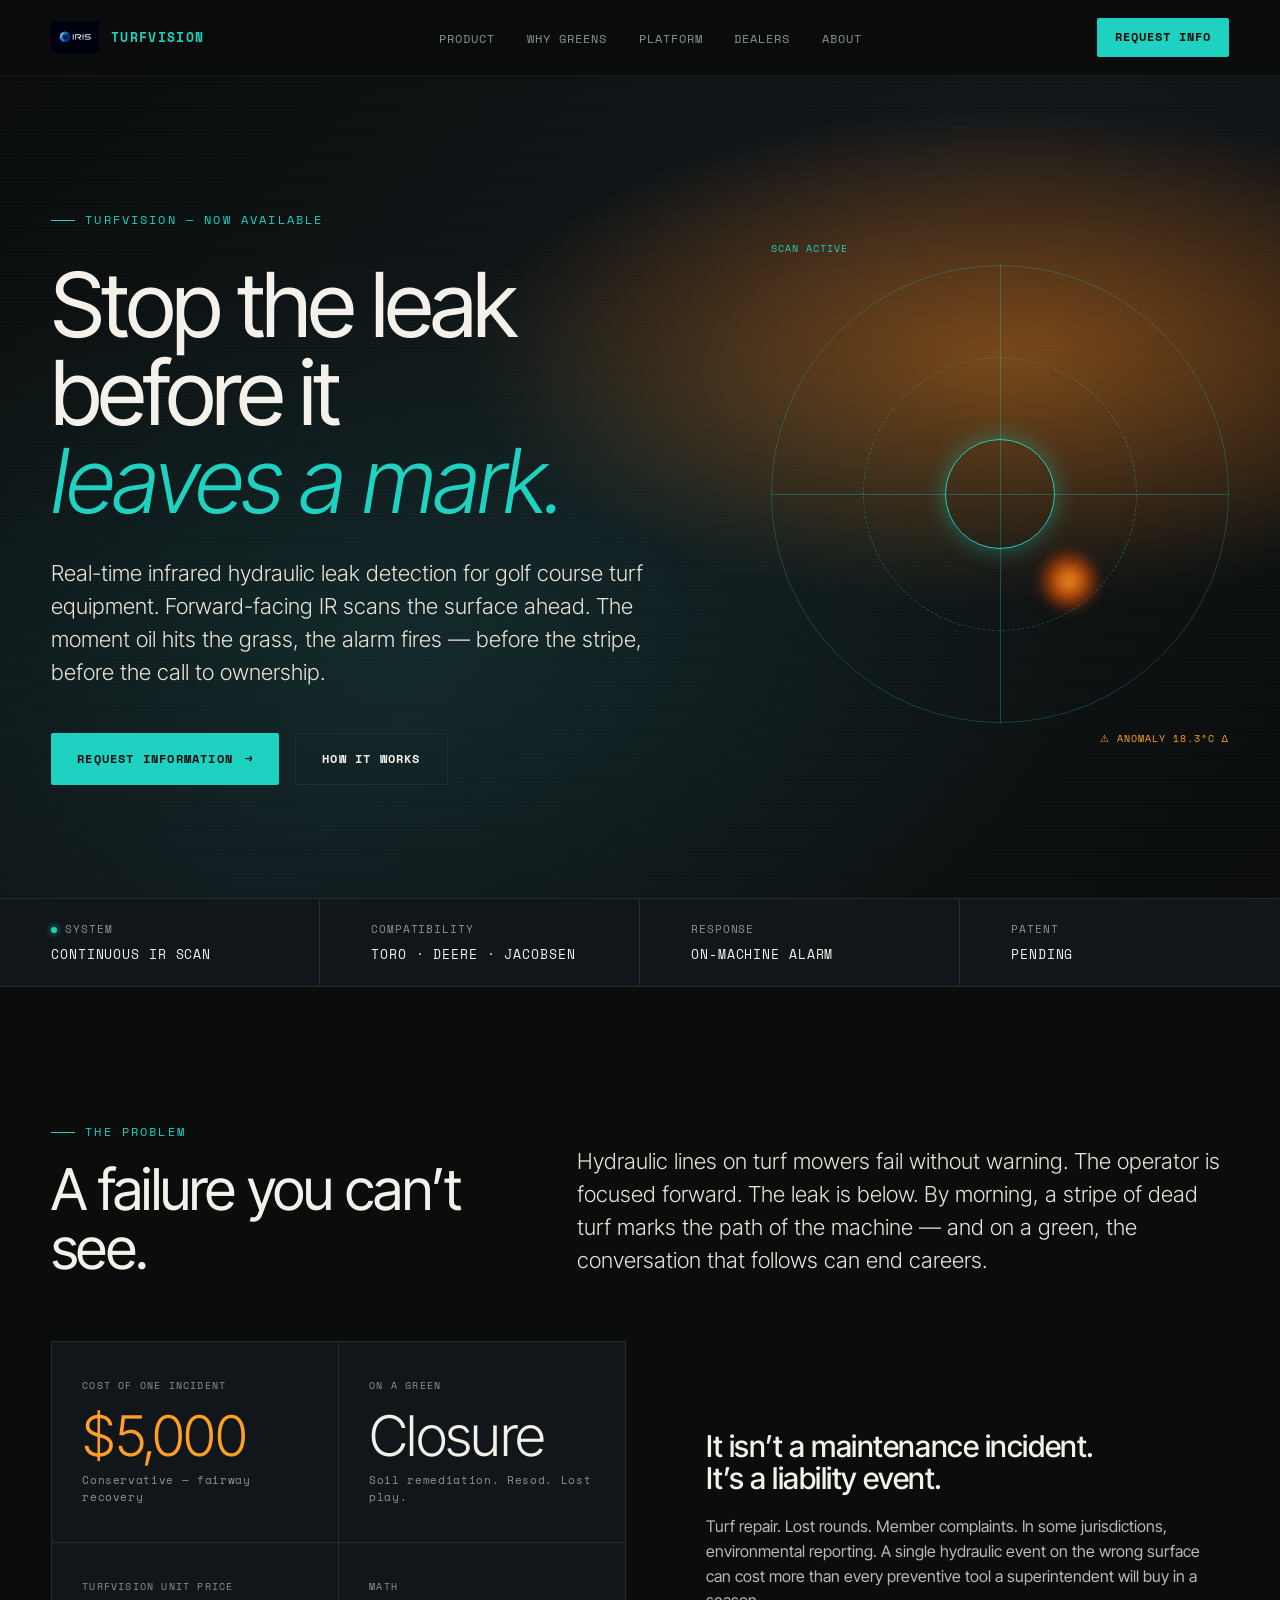
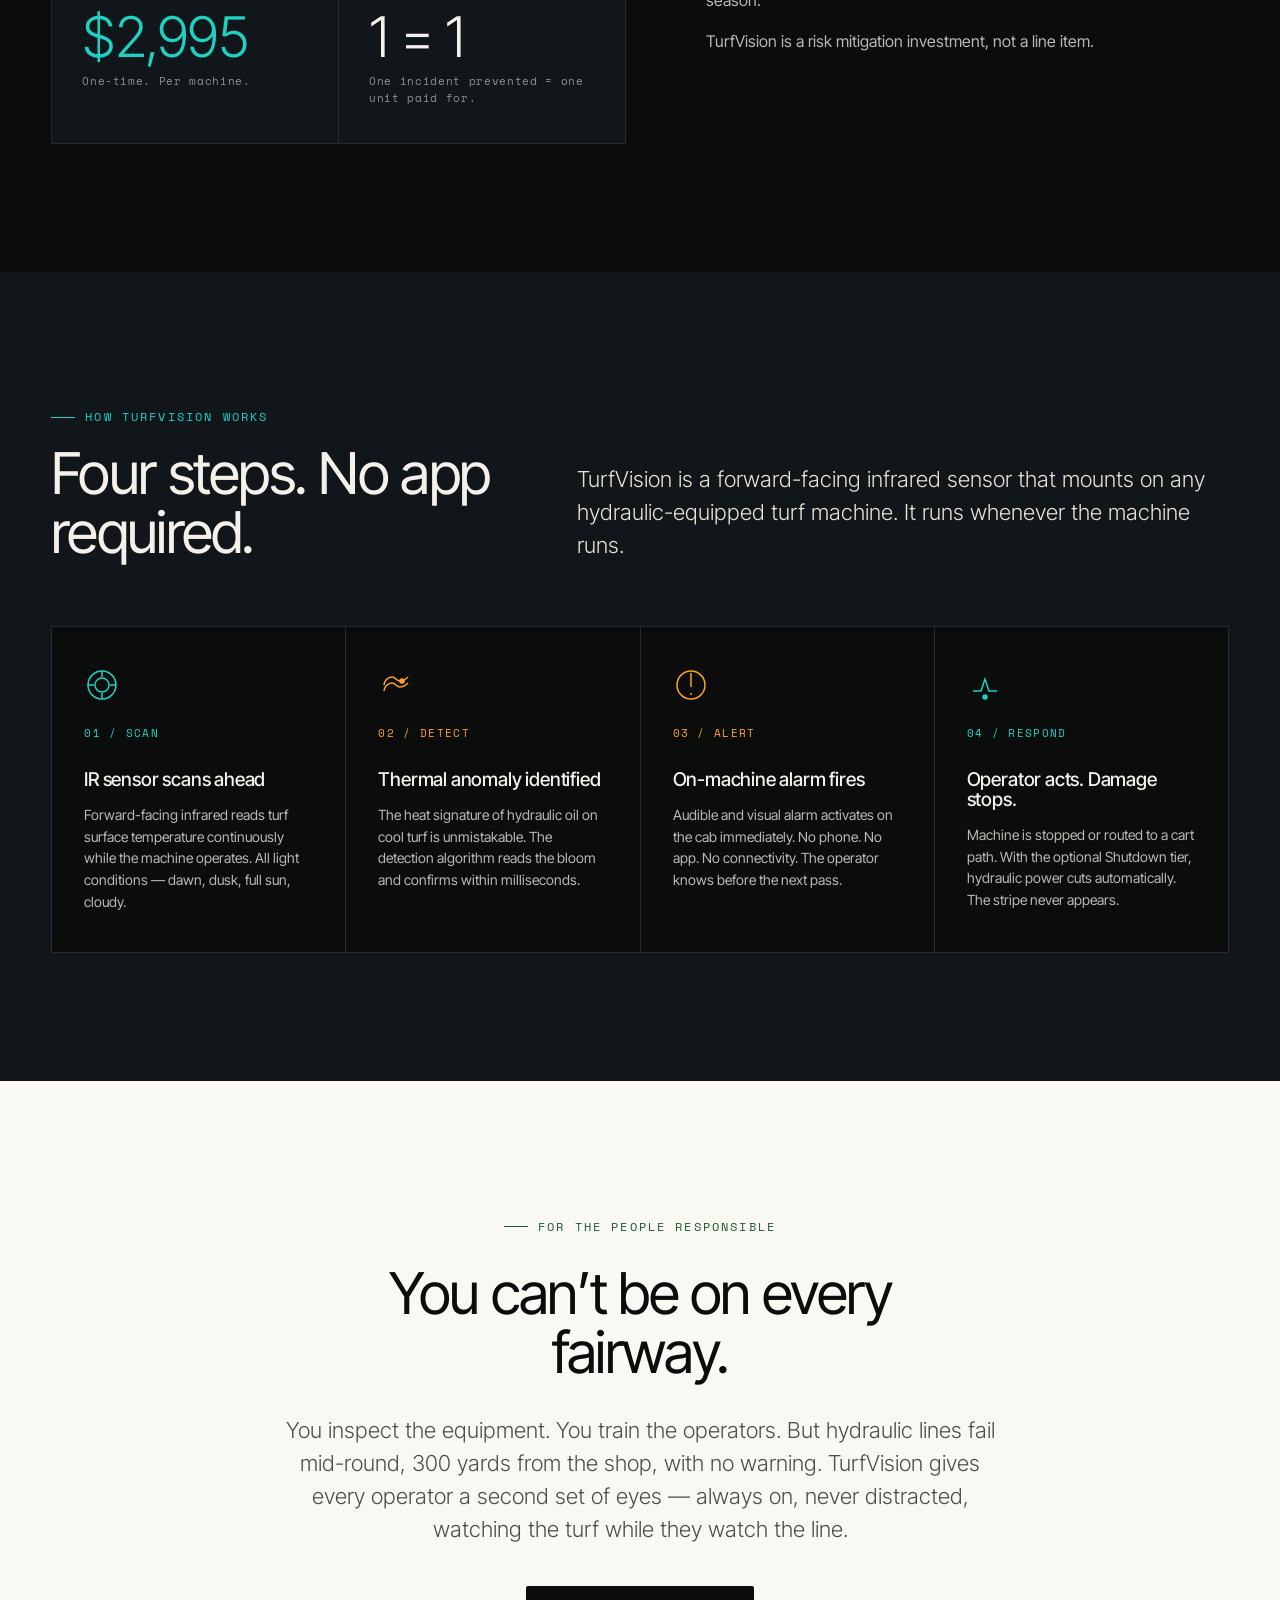
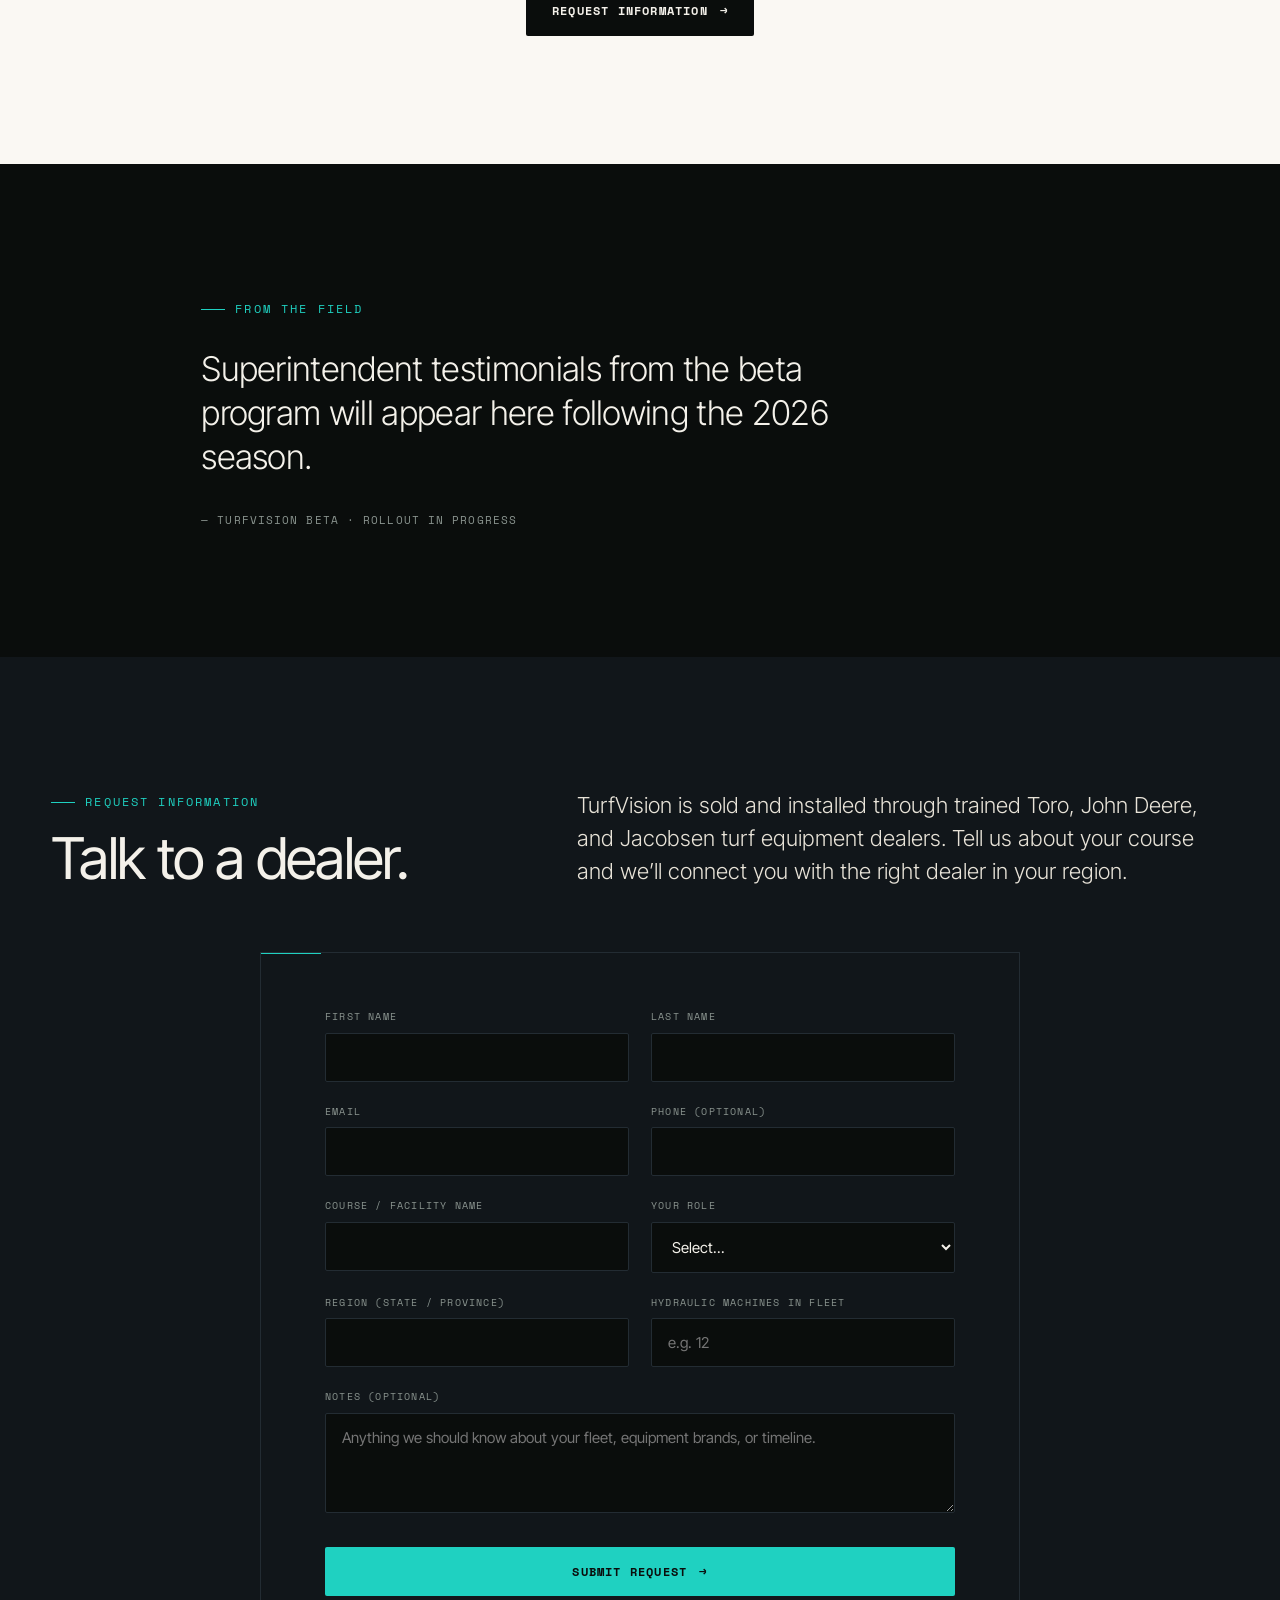
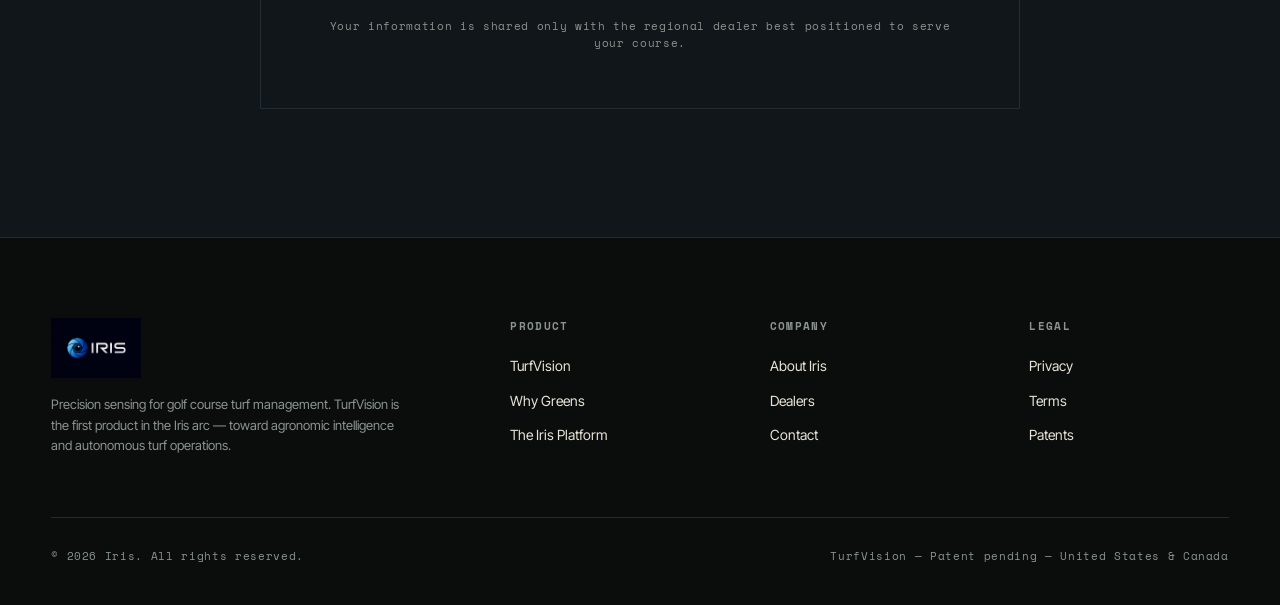
<file: index.html>
<!DOCTYPE html>
<html lang="en">
<head>
<meta charset="UTF-8">
<meta name="viewport" content="width=device-width, initial-scale=1.0">
<title>TurfVision by Iris — Real-time hydraulic leak detection for turf equipment</title>
<meta name="description" content="TurfVision is the first real-time infrared hydraulic leak detection system for golf course turf equipment. Stop the leak before it leaves a mark.">
<link rel="stylesheet" href="styles.css">
</head>
<body>

<!-- ===== NAV ===== -->
<nav class="nav">
  <a href="index.html" class="nav-brand">
    <img src="iris-logo.png" alt="Iris" style="height: 32px; width: auto; display: block;">
    <span style="color: var(--teal); font-family: var(--mono); font-size: 13px; letter-spacing: 0.1em;">TURFVISION</span>
  </a>
  <ul class="nav-links">
    <li><a href="product.html">Product</a></li>
    <li><a href="why-greens.html">Why Greens</a></li>
    <li><a href="platform.html">Platform</a></li>
    <li><a href="dealers.html">Dealers</a></li>
    <li><a href="about.html">About</a></li>
  </ul>
  <a href="#request" class="nav-cta">Request Info</a>
</nav>

<main>

  <!-- ===== HERO ===== -->
  <section class="hero">
    <div class="hero-content">
      <div class="hero-text">
        <div class="eyebrow rise">TURFVISION — Now Available</div>
        <h1 class="rise rise-delay-1">
          Stop the leak<br>
          before it<br>
          <span class="accent">leaves a mark.</span>
        </h1>
        <p class="lede rise rise-delay-2">
          Real-time infrared hydraulic leak detection for golf course turf equipment.
          Forward-facing IR scans the surface ahead. The moment oil hits the grass,
          the alarm fires &mdash; before the stripe, before the call to ownership.
        </p>
        <div class="hero-actions rise rise-delay-3">
          <a href="#request" class="btn btn-primary">
            Request Information
            <span class="arrow">→</span>
          </a>
          <a href="product.html" class="btn btn-ghost">
            How it works
          </a>
        </div>
      </div>

      <!-- Thermal aperture visualization -->
      <div class="thermal-viz rise rise-delay-2" aria-hidden="true">
        <span class="label-top">SCAN ACTIVE</span>
        <div class="crosshair"></div>
        <div class="crosshair-inner"></div>
        <div class="cross-h"></div>
        <div class="cross-v"></div>
        <div class="crosshair-core"></div>
        <div class="anomaly"></div>
        <span class="label-bottom">⚠ ANOMALY 18.3°C Δ</span>
      </div>
    </div>
  </section>

  <!-- ===== STATUS STRIP ===== -->
  <div class="status-strip">
    <div class="status-strip-inner">
      <div class="status-cell">
        <span><span class="dot"></span>SYSTEM</span>
        <span class="val">Continuous IR scan</span>
      </div>
      <div class="status-cell">
        <span>COMPATIBILITY</span>
        <span class="val">Toro · Deere · Jacobsen</span>
      </div>
      <div class="status-cell">
        <span>RESPONSE</span>
        <span class="val">On-machine alarm</span>
      </div>
      <div class="status-cell">
        <span>PATENT</span>
        <span class="val">Pending</span>
      </div>
    </div>
  </div>

  <!-- ===== THE PROBLEM ===== -->
  <section class="section section-dark">
    <div class="section-header">
      <div>
        <div class="eyebrow">The Problem</div>
        <h2>A failure you can&rsquo;t see.</h2>
      </div>
      <p class="lede">
        Hydraulic lines on turf mowers fail without warning. The operator is focused forward.
        The leak is below. By morning, a stripe of dead turf marks the path of the machine &mdash;
        and on a green, the conversation that follows can end careers.
      </p>
    </div>

    <div class="cost-grid">
      <div class="numbers">
        <div class="cost-cell amber">
          <div class="label">Cost of one incident</div>
          <div class="figure">$5,000</div>
          <div class="sub">Conservative — fairway recovery</div>
        </div>
        <div class="cost-cell">
          <div class="label">On a green</div>
          <div class="figure">Closure</div>
          <div class="sub">Soil remediation. Resod. Lost play.</div>
        </div>
        <div class="cost-cell teal">
          <div class="label">TurfVision unit price</div>
          <div class="figure">$2,995</div>
          <div class="sub">One-time. Per machine.</div>
        </div>
        <div class="cost-cell">
          <div class="label">Math</div>
          <div class="figure">1 = 1</div>
          <div class="sub">One incident prevented = one unit paid for.</div>
        </div>
      </div>

      <div>
        <h3 style="margin-bottom: 20px;">It isn&rsquo;t a maintenance incident.<br>It&rsquo;s a liability event.</h3>
        <p style="margin-bottom: 16px;">
          Turf repair. Lost rounds. Member complaints. In some jurisdictions, environmental reporting.
          A single hydraulic event on the wrong surface can cost more than every preventive
          tool a superintendent will buy in a season.
        </p>
        <p>
          TurfVision is a risk mitigation investment, not a line item.
        </p>
      </div>
    </div>
  </section>

  <!-- ===== THE 4-STEP FLOW ===== -->
  <section class="section section-deeper">
    <div class="section-header">
      <div>
        <div class="eyebrow">How TurfVision Works</div>
        <h2>Four steps. No app required.</h2>
      </div>
      <p class="lede">
        TurfVision is a forward-facing infrared sensor that mounts on any hydraulic-equipped
        turf machine. It runs whenever the machine runs.
      </p>
    </div>

    <div class="flow-grid">
      <div class="flow-step">
        <svg class="icon" viewBox="0 0 36 36" fill="none" stroke="currentColor" stroke-width="1.5">
          <circle cx="18" cy="18" r="14"/>
          <circle cx="18" cy="18" r="7"/>
          <path d="M18 4v6M18 26v6M4 18h6M26 18h6"/>
        </svg>
        <div class="num">01 / SCAN</div>
        <h4>IR sensor scans ahead</h4>
        <p>Forward-facing infrared reads turf surface temperature continuously while the machine operates. All light conditions — dawn, dusk, full sun, cloudy.</p>
      </div>

      <div class="flow-step warn">
        <svg class="icon" viewBox="0 0 36 36" fill="none" stroke="currentColor" stroke-width="1.5">
          <path d="M6 18c0-4 4-8 8-8s4 4 8 4 8-4 8-4M6 24c0-4 4-8 8-8s4 4 8 4 8-4 8-4"/>
          <circle cx="24" cy="14" r="2" fill="currentColor"/>
        </svg>
        <div class="num">02 / DETECT</div>
        <h4>Thermal anomaly identified</h4>
        <p>The heat signature of hydraulic oil on cool turf is unmistakable. The detection algorithm reads the bloom and confirms within milliseconds.</p>
      </div>

      <div class="flow-step warn">
        <svg class="icon" viewBox="0 0 36 36" fill="none" stroke="currentColor" stroke-width="1.5">
          <path d="M18 6v14M18 26v2"/>
          <circle cx="18" cy="18" r="14"/>
        </svg>
        <div class="num">03 / ALERT</div>
        <h4>On-machine alarm fires</h4>
        <p>Audible and visual alarm activates on the cab immediately. No phone. No app. No connectivity. The operator knows before the next pass.</p>
      </div>

      <div class="flow-step">
        <svg class="icon" viewBox="0 0 36 36" fill="none" stroke="currentColor" stroke-width="1.5">
          <path d="M6 24h8l4-12 4 12h8"/>
          <circle cx="18" cy="30" r="2" fill="currentColor"/>
        </svg>
        <div class="num">04 / RESPOND</div>
        <h4>Operator acts. Damage stops.</h4>
        <p>Machine is stopped or routed to a cart path. With the optional Shutdown tier, hydraulic power cuts automatically. The stripe never appears.</p>
      </div>
    </div>
  </section>

  <!-- ===== SECOND SET OF EYES ===== -->
  <section class="section section-bone">
    <div class="container-narrow" style="text-align: center;">
      <div class="eyebrow" style="margin-bottom: 28px;">For the people responsible</div>
      <h2 style="margin-bottom: 32px; max-width: 18ch; margin-left: auto; margin-right: auto;">
        You can&rsquo;t be on every fairway.
      </h2>
      <p class="lede" style="margin: 0 auto 40px; max-width: 56ch;">
        You inspect the equipment. You train the operators. But hydraulic lines fail mid-round,
        300 yards from the shop, with no warning. TurfVision gives every operator a second set
        of eyes &mdash; always on, never distracted, watching the turf while they watch the line.
      </p>
      <a href="#request" class="btn btn-primary" style="background: var(--ink); color: var(--bone);">
        Request Information
        <span class="arrow">→</span>
      </a>
    </div>
  </section>

  <!-- ===== TESTIMONIAL PLACEHOLDER ===== -->
  <section class="section section-dark">
    <div class="container-narrow">
      <div class="eyebrow" style="margin-bottom: 28px;">From the field</div>
      <blockquote style="
        font-family: var(--sans);
        font-size: clamp(22px, 2.8vw, 34px);
        font-weight: 300;
        letter-spacing: -0.02em;
        line-height: 1.3;
        color: var(--bone);
        margin: 0 0 32px;
        max-width: 32ch;">
        Superintendent testimonials from the beta program will appear here following the
        2026 season.
      </blockquote>
      <p class="tag-mono">— TURFVISION BETA · ROLLOUT IN PROGRESS</p>
    </div>
  </section>

  <!-- ===== REQUEST FORM ===== -->
  <section class="section section-deeper" id="request">
    <div class="section-header">
      <div>
        <div class="eyebrow">Request Information</div>
        <h2>Talk to a dealer.</h2>
      </div>
      <p class="lede">
        TurfVision is sold and installed through trained Toro, John Deere, and Jacobsen turf
        equipment dealers. Tell us about your course and we&rsquo;ll connect you with the
        right dealer in your region.
      </p>
    </div>

    <form class="request-form" id="requestForm" onsubmit="return submitForm(event)">
      <div class="form-row">
        <div class="form-field">
          <label for="firstName">First name</label>
          <input type="text" id="firstName" name="firstName" required>
        </div>
        <div class="form-field">
          <label for="lastName">Last name</label>
          <input type="text" id="lastName" name="lastName" required>
        </div>
      </div>

      <div class="form-row">
        <div class="form-field">
          <label for="email">Email</label>
          <input type="email" id="email" name="email" required>
        </div>
        <div class="form-field">
          <label for="phone">Phone (optional)</label>
          <input type="tel" id="phone" name="phone">
        </div>
      </div>

      <div class="form-row">
        <div class="form-field">
          <label for="course">Course / facility name</label>
          <input type="text" id="course" name="course" required>
        </div>
        <div class="form-field">
          <label for="role">Your role</label>
          <select id="role" name="role" required>
            <option value="">Select...</option>
            <option>Golf Course Superintendent</option>
            <option>Equipment Manager / Head Mechanic</option>
            <option>General Manager / Owner</option>
            <option>Dealer / Distributor</option>
            <option>Other</option>
          </select>
        </div>
      </div>

      <div class="form-row">
        <div class="form-field">
          <label for="region">Region (state / province)</label>
          <input type="text" id="region" name="region" required>
        </div>
        <div class="form-field">
          <label for="machines">Hydraulic machines in fleet</label>
          <input type="text" id="machines" name="machines" placeholder="e.g. 12">
        </div>
      </div>

      <div class="form-field full" style="margin-bottom: 22px;">
        <label for="notes">Notes (optional)</label>
        <textarea id="notes" name="notes" placeholder="Anything we should know about your fleet, equipment brands, or timeline."></textarea>
      </div>

      <button type="submit" class="btn btn-primary form-submit">
        Submit Request
        <span class="arrow">→</span>
      </button>

      <p class="form-note">
        Your information is shared only with the regional dealer best positioned to serve your course.
      </p>
    </form>

    <div class="form-success" id="formSuccess">
      <div class="check">
        <svg width="22" height="22" viewBox="0 0 24 24" fill="none" stroke="currentColor" stroke-width="2">
          <path d="M5 12l5 5L20 7"/>
        </svg>
      </div>
      <h3 style="margin-bottom: 14px;">Request received.</h3>
      <p style="max-width: 42ch; margin: 0 auto;">
        A regional dealer will be in touch within two business days. In the meantime,
        you can explore the <a href="product.html" style="color: var(--teal);">product details</a>
        or read about the <a href="platform.html" style="color: var(--teal);">Iris platform</a>.
      </p>
    </div>
  </section>

</main>

<!-- ===== FOOTER ===== -->
<footer>
  <div class="footer-grid">
    <div class="footer-brand">
      <div class="mark">
        <img src="iris-logo.png" alt="Iris" style="height: 60px; width: auto; display: block;">
      </div>
      <p>
        Precision sensing for golf course turf management. TurfVision is the first product in
        the Iris arc — toward agronomic intelligence and autonomous turf operations.
      </p>
    </div>

    <div class="footer-col">
      <h5>Product</h5>
      <ul>
        <li><a href="product.html">TurfVision</a></li>
        <li><a href="why-greens.html">Why Greens</a></li>
        <li><a href="platform.html">The Iris Platform</a></li>
      </ul>
    </div>

    <div class="footer-col">
      <h5>Company</h5>
      <ul>
        <li><a href="about.html">About Iris</a></li>
        <li><a href="dealers.html">Dealers</a></li>
        <li><a href="index.html#request">Contact</a></li>
      </ul>
    </div>

    <div class="footer-col">
      <h5>Legal</h5>
      <ul>
        <li><a href="#">Privacy</a></li>
        <li><a href="#">Terms</a></li>
        <li><a href="#">Patents</a></li>
      </ul>
    </div>
  </div>

  <div class="footer-legal">
    <span>© 2026 Iris. All rights reserved.</span>
    <span>TurfVision — Patent pending — United States & Canada</span>
  </div>
</footer>

<script>
function submitForm(e) {
  e.preventDefault();
  // In production this would POST to a Formspree or similar endpoint.
  // For now, show the success state.
  document.getElementById('requestForm').style.display = 'none';
  document.getElementById('formSuccess').classList.add('show');
  document.getElementById('formSuccess').scrollIntoView({ behavior: 'smooth', block: 'center' });
  return false;
}
</script>

</body>
</html>
</file>
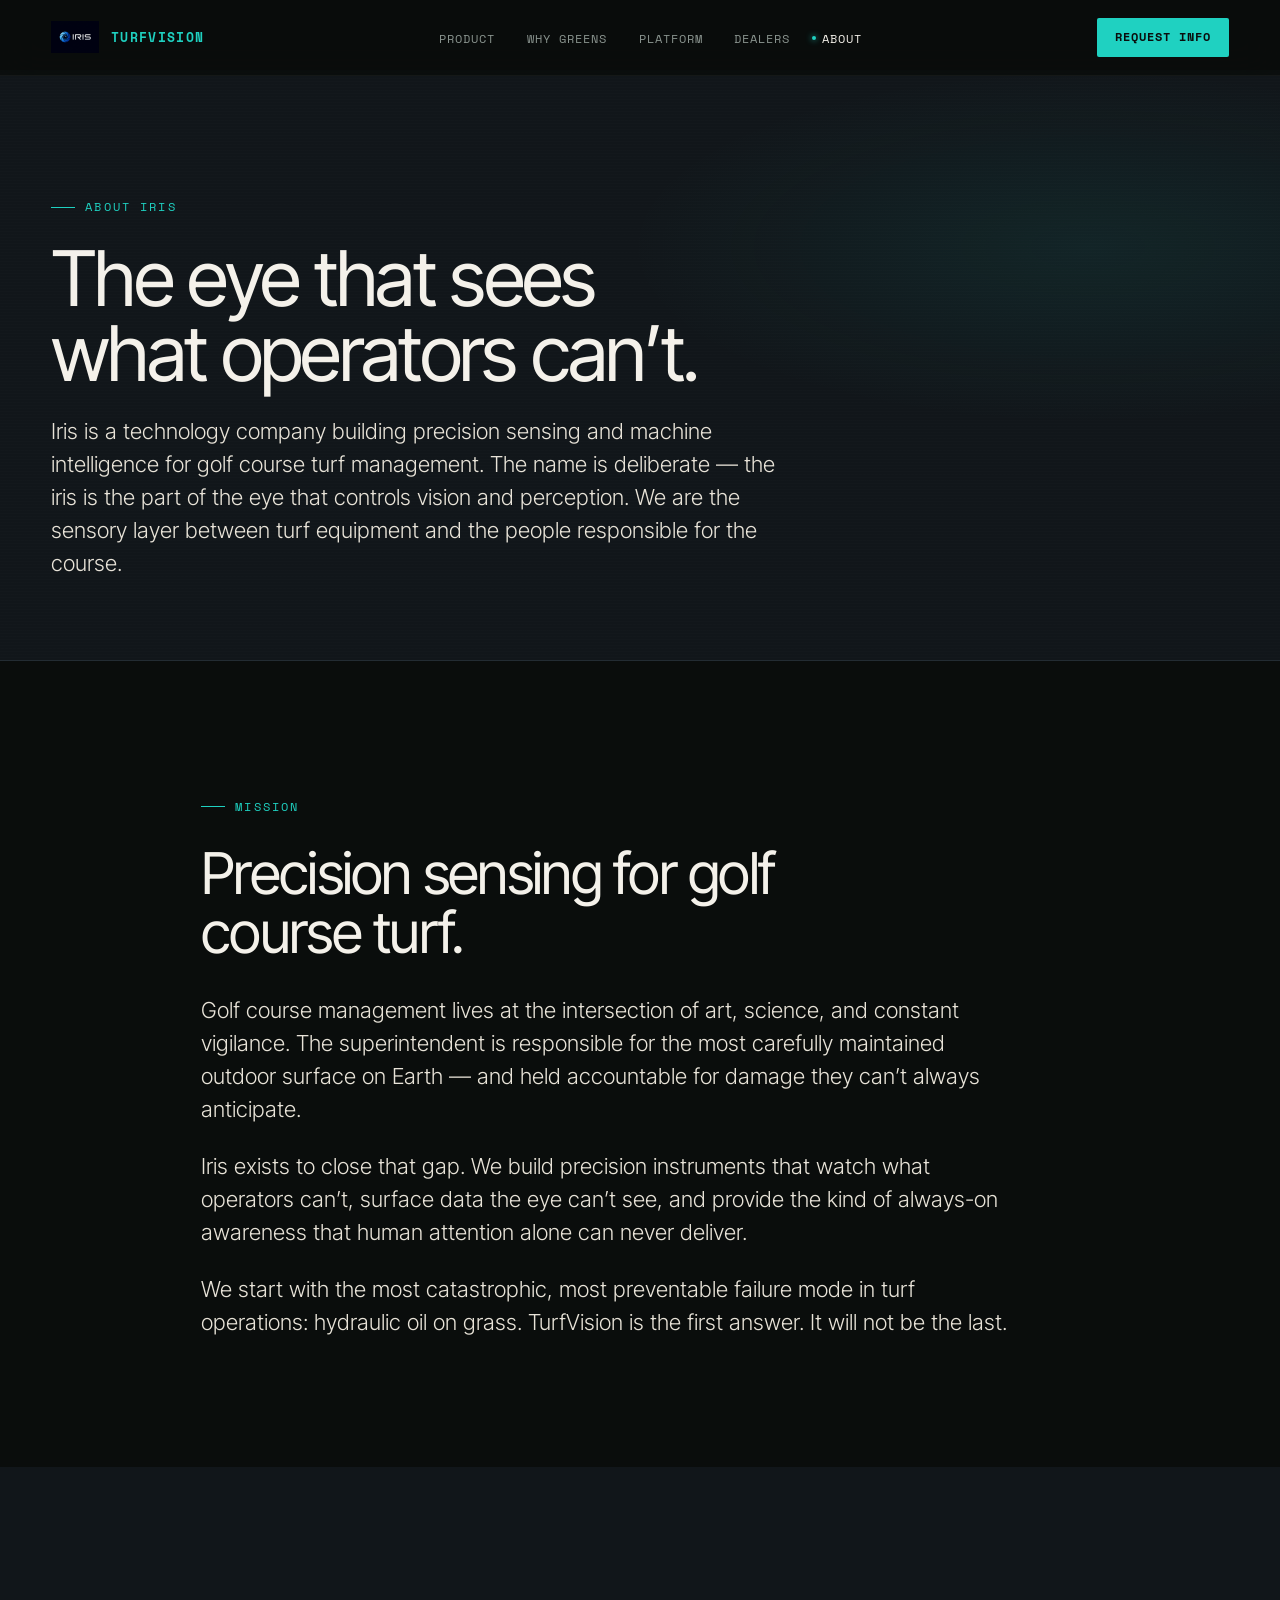
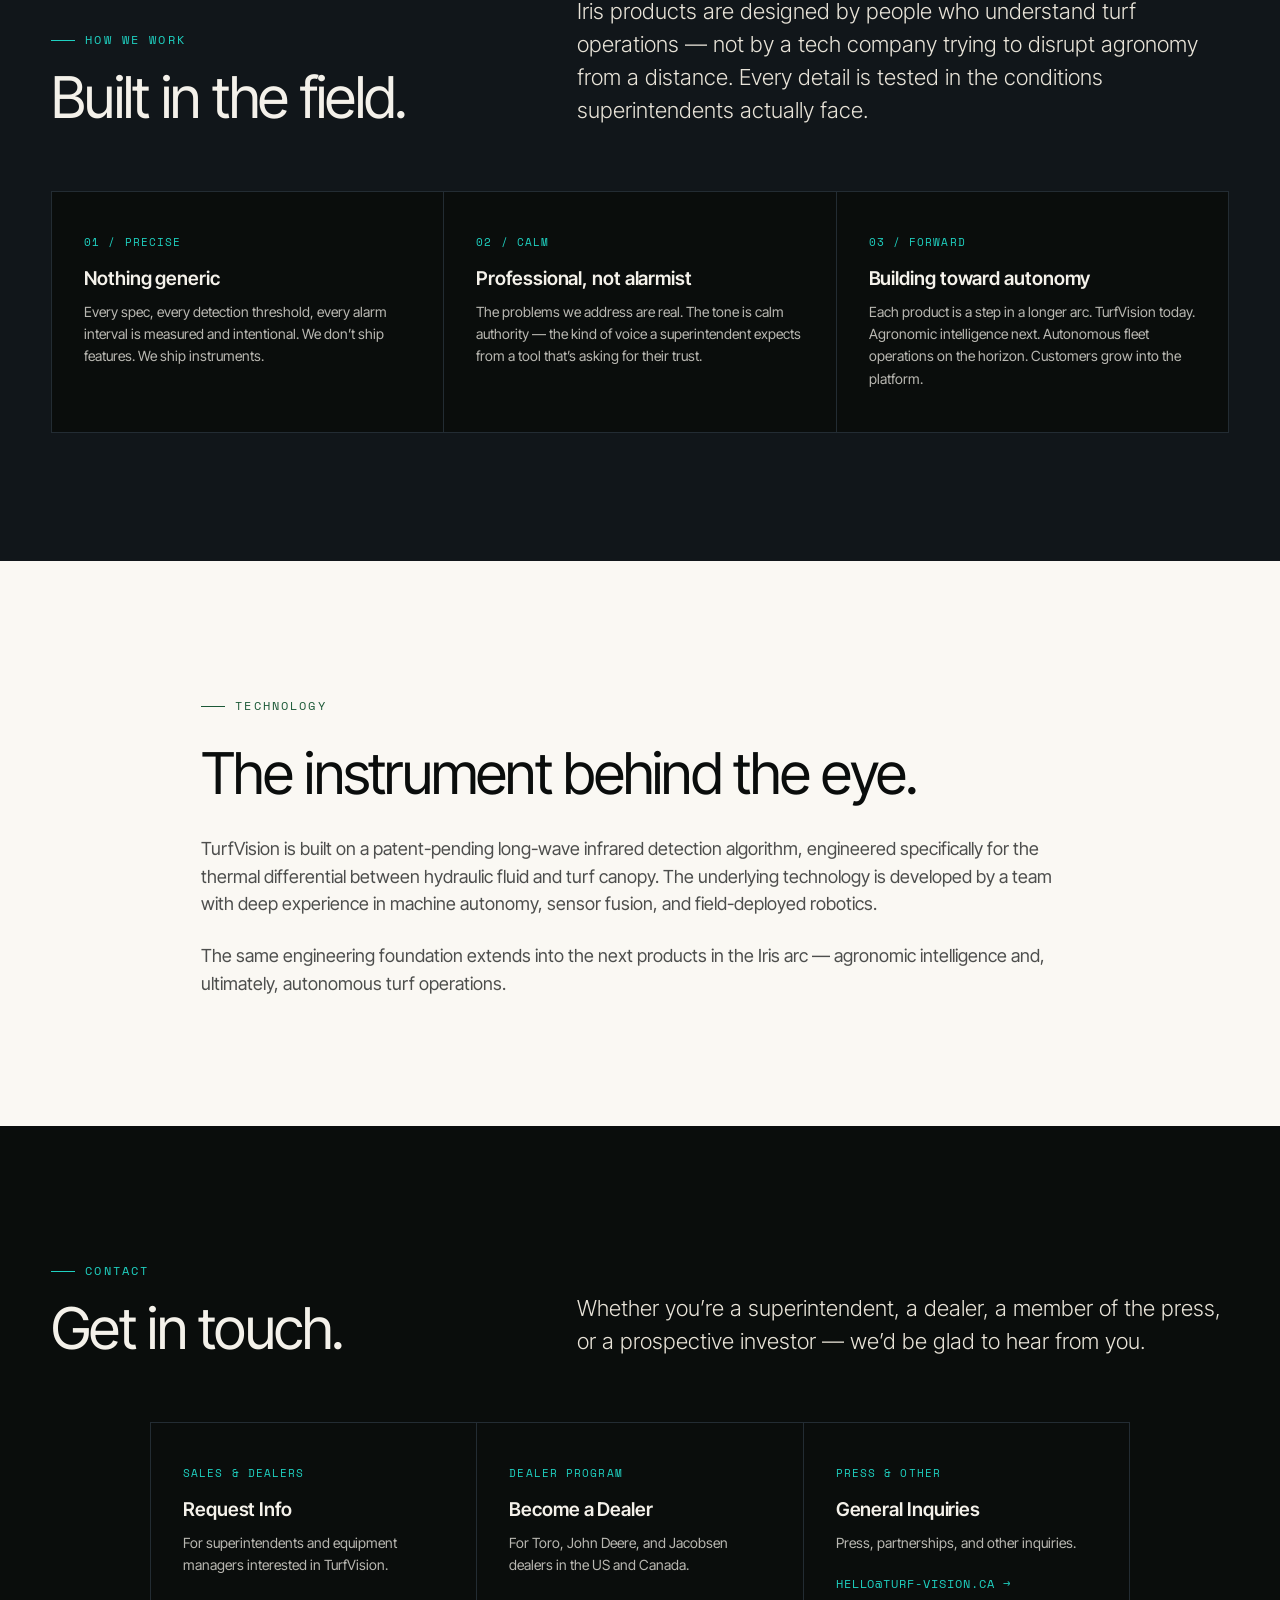
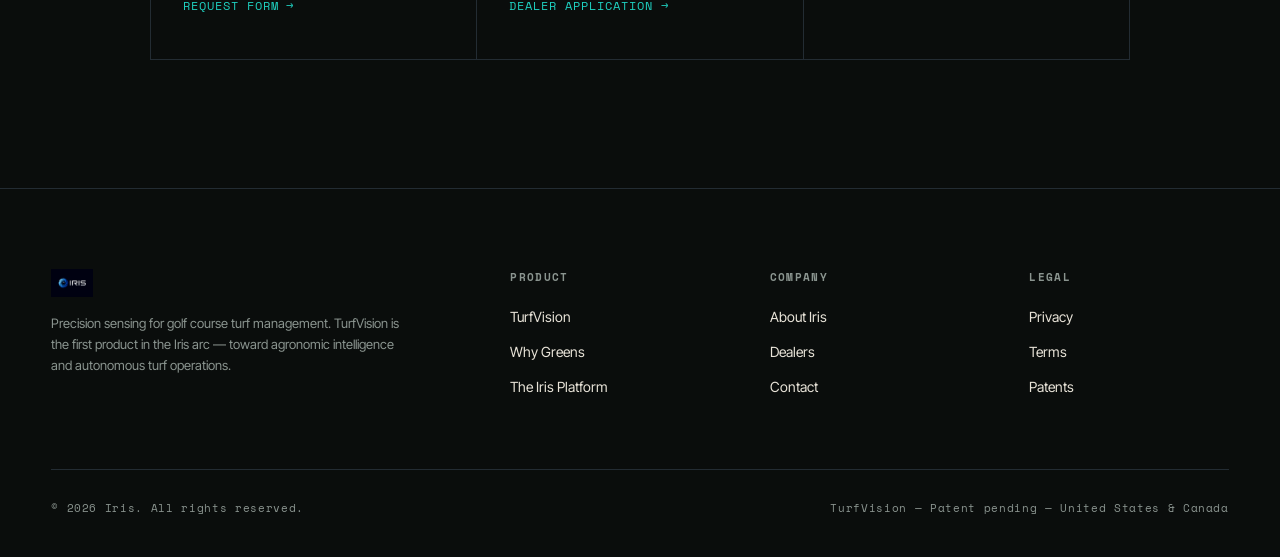
<file: about.html>
<!DOCTYPE html>
<html lang="en">
<head>
<meta charset="UTF-8">
<meta name="viewport" content="width=device-width, initial-scale=1.0">
<title>About — Iris</title>
<meta name="description" content="Iris is a technology company building precision sensing for golf course turf management. TurfVision is the first product.">
<link rel="stylesheet" href="styles.css">
</head>
<body>

<nav class="nav">
  <a href="index.html" class="nav-brand">
    <img src="iris-logo.png" alt="Iris" style="height: 32px; width: auto; display: block;">
    <span style="color: var(--teal); font-family: var(--mono); font-size: 13px; letter-spacing: 0.1em;">TURFVISION</span>
  </a>
  <ul class="nav-links">
    <li><a href="product.html">Product</a></li>
    <li><a href="why-greens.html">Why Greens</a></li>
    <li><a href="platform.html">Platform</a></li>
    <li><a href="dealers.html">Dealers</a></li>
    <li><a href="about.html" class="current">About</a></li>
  </ul>
  <a href="index.html#request" class="nav-cta">Request Info</a>
</nav>

<main>

  <section class="page-header">
    <div class="page-header-inner">
      <div class="eyebrow">About Iris</div>
      <h1>The eye that sees<br>what operators can&rsquo;t.</h1>
      <p class="lede">
        Iris is a technology company building precision sensing and machine intelligence for
        golf course turf management. The name is deliberate &mdash; the iris is the part of
        the eye that controls vision and perception. We are the sensory layer between turf
        equipment and the people responsible for the course.
      </p>
    </div>
  </section>

  <!-- ===== MISSION ===== -->
  <section class="section section-dark">
    <div class="container-narrow">
      <div class="eyebrow" style="margin-bottom: 28px;">Mission</div>
      <h2 style="margin-bottom: 32px; max-width: 22ch;">
        Precision sensing for golf course turf.
      </h2>
      <p class="lede" style="margin-bottom: 24px;">
        Golf course management lives at the intersection of art, science, and constant
        vigilance. The superintendent is responsible for the most carefully maintained
        outdoor surface on Earth &mdash; and held accountable for damage they can&rsquo;t
        always anticipate.
      </p>
      <p class="lede" style="margin-bottom: 24px;">
        Iris exists to close that gap. We build precision instruments that watch what
        operators can&rsquo;t, surface data the eye can&rsquo;t see, and provide the
        kind of always-on awareness that human attention alone can never deliver.
      </p>
      <p class="lede">
        We start with the most catastrophic, most preventable failure mode in turf
        operations: hydraulic oil on grass. TurfVision is the first answer. It will not
        be the last.
      </p>
    </div>
  </section>

  <!-- ===== VALUES ===== -->
  <section class="section section-deeper">
    <div class="section-header">
      <div>
        <div class="eyebrow">How we work</div>
        <h2>Built in the field.</h2>
      </div>
      <p class="lede">
        Iris products are designed by people who understand turf operations &mdash; not by a
        tech company trying to disrupt agronomy from a distance. Every detail is tested in
        the conditions superintendents actually face.
      </p>
    </div>

    <div class="feature-grid">
      <div class="feature">
        <span class="tag-mono">01 / PRECISE</span>
        <h4>Nothing generic</h4>
        <p>Every spec, every detection threshold, every alarm interval is measured and
        intentional. We don&rsquo;t ship features. We ship instruments.</p>
      </div>
      <div class="feature">
        <span class="tag-mono">02 / CALM</span>
        <h4>Professional, not alarmist</h4>
        <p>The problems we address are real. The tone is calm authority &mdash; the kind
        of voice a superintendent expects from a tool that&rsquo;s asking for their trust.</p>
      </div>
      <div class="feature">
        <span class="tag-mono">03 / FORWARD</span>
        <h4>Building toward autonomy</h4>
        <p>Each product is a step in a longer arc. TurfVision today. Agronomic intelligence
        next. Autonomous fleet operations on the horizon. Customers grow into the platform.</p>
      </div>
    </div>
  </section>

  <!-- ===== TECHNOLOGY ===== -->
  <section class="section section-bone">
    <div class="container-narrow">
      <div class="eyebrow" style="margin-bottom: 28px;">Technology</div>
      <h2 style="color: var(--ink); margin-bottom: 32px; max-width: 22ch;">
        The instrument behind the eye.
      </h2>
      <p style="color: rgba(10,13,12,0.72); font-size: 18px; line-height: 1.55; margin-bottom: 24px;">
        TurfVision is built on a patent-pending long-wave infrared detection algorithm,
        engineered specifically for the thermal differential between hydraulic fluid and
        turf canopy. The underlying technology is developed by a team with deep experience
        in machine autonomy, sensor fusion, and field-deployed robotics.
      </p>
      <p style="color: rgba(10,13,12,0.72); font-size: 18px; line-height: 1.55;">
        The same engineering foundation extends into the next products in the Iris arc &mdash;
        agronomic intelligence and, ultimately, autonomous turf operations.
      </p>
    </div>
  </section>

  <!-- ===== CONTACT ===== -->
  <section class="section section-dark">
    <div class="section-header">
      <div>
        <div class="eyebrow">Contact</div>
        <h2>Get in touch.</h2>
      </div>
      <p class="lede">
        Whether you&rsquo;re a superintendent, a dealer, a member of the press, or a
        prospective investor &mdash; we&rsquo;d be glad to hear from you.
      </p>
    </div>

    <div style="
      max-width: 980px;
      margin: 0 auto;
      display: grid;
      grid-template-columns: repeat(3, 1fr);
      gap: 1px;
      background: var(--hairline);
      border: 1px solid var(--hairline);">
      <div class="feature">
        <span class="tag-mono">SALES &amp; DEALERS</span>
        <h4>Request Info</h4>
        <p style="margin-bottom: 16px;">For superintendents and equipment managers interested in TurfVision.</p>
        <a href="index.html#request" style="color: var(--teal); text-decoration: none; font-family: var(--mono); font-size: 12px; letter-spacing: 0.08em;">REQUEST FORM →</a>
      </div>
      <div class="feature">
        <span class="tag-mono">DEALER PROGRAM</span>
        <h4>Become a Dealer</h4>
        <p style="margin-bottom: 16px;">For Toro, John Deere, and Jacobsen dealers in the US and Canada.</p>
        <a href="dealers.html#dealer-apply" style="color: var(--teal); text-decoration: none; font-family: var(--mono); font-size: 12px; letter-spacing: 0.08em;">DEALER APPLICATION →</a>
      </div>
      <div class="feature">
        <span class="tag-mono">PRESS &amp; OTHER</span>
        <h4>General Inquiries</h4>
        <p style="margin-bottom: 16px;">Press, partnerships, and other inquiries.</p>
        <a href="mailto:hello@turf-vision.ca" style="color: var(--teal); text-decoration: none; font-family: var(--mono); font-size: 12px; letter-spacing: 0.08em;">HELLO@TURF-VISION.CA →</a>
      </div>
    </div>
  </section>

</main>

<footer>
  <div class="footer-grid">
    <div class="footer-brand">
      <div class="mark">
        <img src="iris-logo.png" alt="Iris" style="height: 28px; width: auto; display: block;">
      </div>
      <p>Precision sensing for golf course turf management. TurfVision is the first product in the Iris arc — toward agronomic intelligence and autonomous turf operations.</p>
    </div>
    <div class="footer-col">
      <h5>Product</h5>
      <ul>
        <li><a href="product.html">TurfVision</a></li>
        <li><a href="why-greens.html">Why Greens</a></li>
        <li><a href="platform.html">The Iris Platform</a></li>
      </ul>
    </div>
    <div class="footer-col">
      <h5>Company</h5>
      <ul>
        <li><a href="about.html">About Iris</a></li>
        <li><a href="dealers.html">Dealers</a></li>
        <li><a href="index.html#request">Contact</a></li>
      </ul>
    </div>
    <div class="footer-col">
      <h5>Legal</h5>
      <ul>
        <li><a href="#">Privacy</a></li>
        <li><a href="#">Terms</a></li>
        <li><a href="#">Patents</a></li>
      </ul>
    </div>
  </div>
  <div class="footer-legal">
    <span>© 2026 Iris. All rights reserved.</span>
    <span>TurfVision — Patent pending — United States & Canada</span>
  </div>
</footer>

</body>
</html>
</file>
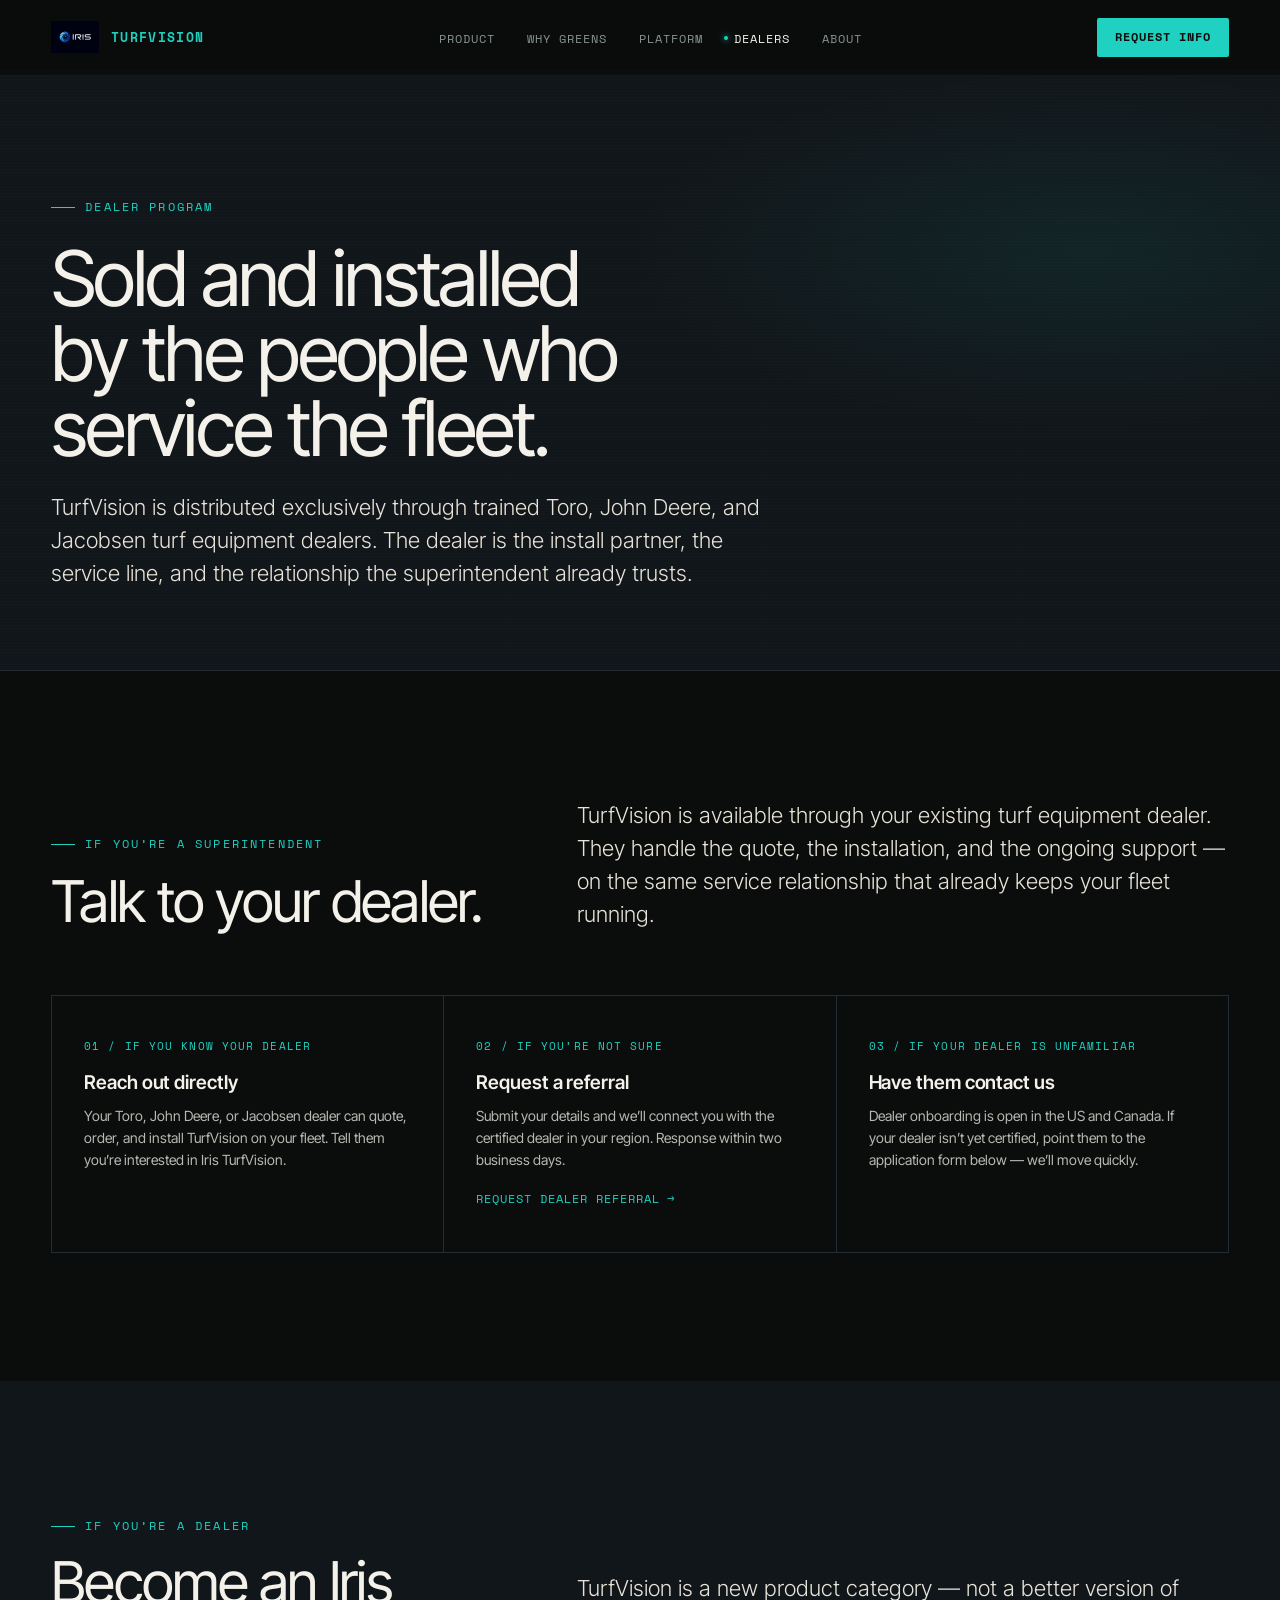
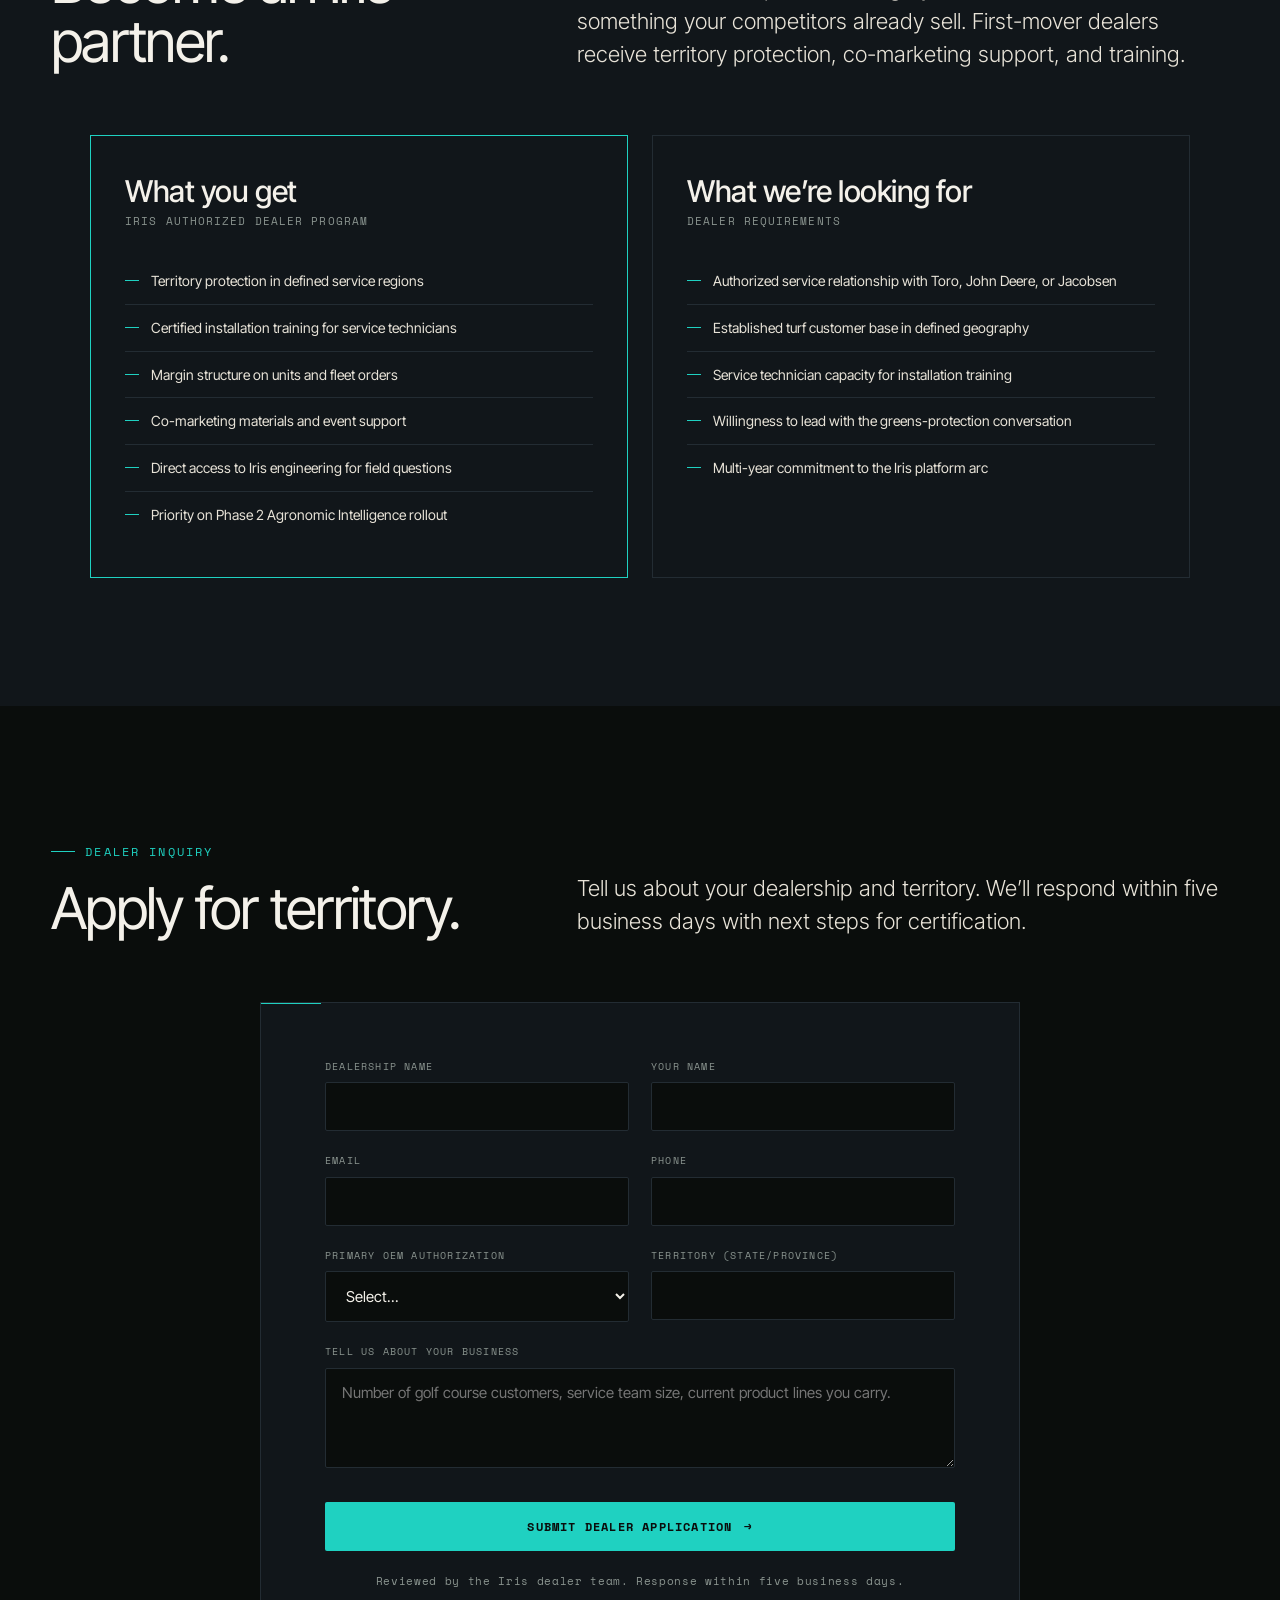
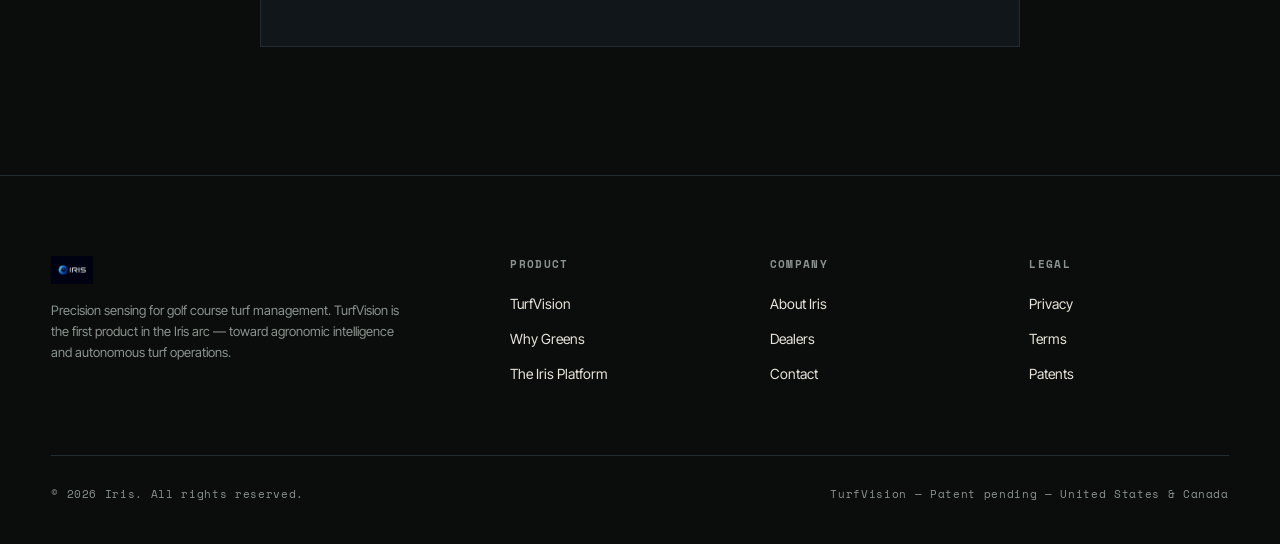
<file: dealers.html>
<!DOCTYPE html>
<html lang="en">
<head>
<meta charset="UTF-8">
<meta name="viewport" content="width=device-width, initial-scale=1.0">
<title>Dealers — TurfVision · Iris</title>
<meta name="description" content="TurfVision is sold and installed through certified Toro, John Deere, and Jacobsen dealers. Become an authorized Iris dealer.">
<link rel="stylesheet" href="styles.css">
</head>
<body>

<nav class="nav">
  <a href="index.html" class="nav-brand">
    <img src="iris-logo.png" alt="Iris" style="height: 32px; width: auto; display: block;">
    <span style="color: var(--teal); font-family: var(--mono); font-size: 13px; letter-spacing: 0.1em;">TURFVISION</span>
  </a>
  <ul class="nav-links">
    <li><a href="product.html">Product</a></li>
    <li><a href="why-greens.html">Why Greens</a></li>
    <li><a href="platform.html">Platform</a></li>
    <li><a href="dealers.html" class="current">Dealers</a></li>
    <li><a href="about.html">About</a></li>
  </ul>
  <a href="index.html#request" class="nav-cta">Request Info</a>
</nav>

<main>

  <section class="page-header">
    <div class="page-header-inner">
      <div class="eyebrow">Dealer Program</div>
      <h1>Sold and installed<br>by the people who<br>service the fleet.</h1>
      <p class="lede">
        TurfVision is distributed exclusively through trained Toro, John Deere, and Jacobsen
        turf equipment dealers. The dealer is the install partner, the service line, and the
        relationship the superintendent already trusts.
      </p>
    </div>
  </section>

  <!-- ===== FOR SUPERINTENDENTS ===== -->
  <section class="section section-dark">
    <div class="section-header">
      <div>
        <div class="eyebrow">If you&rsquo;re a superintendent</div>
        <h2>Talk to your dealer.</h2>
      </div>
      <p class="lede">
        TurfVision is available through your existing turf equipment dealer. They handle
        the quote, the installation, and the ongoing support &mdash; on the same service
        relationship that already keeps your fleet running.
      </p>
    </div>

    <div class="feature-grid">
      <div class="feature">
        <span class="tag-mono">01 / IF YOU KNOW YOUR DEALER</span>
        <h4>Reach out directly</h4>
        <p>Your Toro, John Deere, or Jacobsen dealer can quote, order, and install TurfVision
        on your fleet. Tell them you&rsquo;re interested in Iris TurfVision.</p>
      </div>
      <div class="feature">
        <span class="tag-mono">02 / IF YOU&rsquo;RE NOT SURE</span>
        <h4>Request a referral</h4>
        <p>Submit your details and we&rsquo;ll connect you with the certified dealer in your
        region. Response within two business days.</p>
        <a href="index.html#request" style="display: inline-block; margin-top: 18px; color: var(--teal); text-decoration: none; font-family: var(--mono); font-size: 12px; letter-spacing: 0.08em;">
          REQUEST DEALER REFERRAL →
        </a>
      </div>
      <div class="feature">
        <span class="tag-mono">03 / IF YOUR DEALER IS UNFAMILIAR</span>
        <h4>Have them contact us</h4>
        <p>Dealer onboarding is open in the US and Canada. If your dealer isn&rsquo;t yet
        certified, point them to the application form below &mdash; we&rsquo;ll move quickly.</p>
      </div>
    </div>
  </section>

  <!-- ===== FOR DEALERS ===== -->
  <section class="section section-deeper">
    <div class="section-header">
      <div>
        <div class="eyebrow">If you&rsquo;re a dealer</div>
        <h2>Become an Iris partner.</h2>
      </div>
      <p class="lede">
        TurfVision is a new product category &mdash; not a better version of something
        your competitors already sell. First-mover dealers receive territory protection,
        co-marketing support, and training.
      </p>
    </div>

    <div class="tier-grid">
      <div class="tier featured">
        <h3>What you get</h3>
        <div class="tier-sub">Iris Authorized Dealer Program</div>
        <ul>
          <li>Territory protection in defined service regions</li>
          <li>Certified installation training for service technicians</li>
          <li>Margin structure on units and fleet orders</li>
          <li>Co-marketing materials and event support</li>
          <li>Direct access to Iris engineering for field questions</li>
          <li>Priority on Phase 2 Agronomic Intelligence rollout</li>
        </ul>
      </div>

      <div class="tier">
        <h3>What we&rsquo;re looking for</h3>
        <div class="tier-sub">Dealer requirements</div>
        <ul>
          <li>Authorized service relationship with Toro, John Deere, or Jacobsen</li>
          <li>Established turf customer base in defined geography</li>
          <li>Service technician capacity for installation training</li>
          <li>Willingness to lead with the greens-protection conversation</li>
          <li>Multi-year commitment to the Iris platform arc</li>
        </ul>
      </div>
    </div>
  </section>

  <!-- ===== DEALER INQUIRY FORM ===== -->
  <section class="section section-dark" id="dealer-apply">
    <div class="section-header">
      <div>
        <div class="eyebrow">Dealer Inquiry</div>
        <h2>Apply for territory.</h2>
      </div>
      <p class="lede">
        Tell us about your dealership and territory. We&rsquo;ll respond within five business
        days with next steps for certification.
      </p>
    </div>

    <form class="request-form" id="dealerForm" onsubmit="return submitDealer(event)">
      <div class="form-row">
        <div class="form-field">
          <label for="dealerName">Dealership name</label>
          <input type="text" id="dealerName" required>
        </div>
        <div class="form-field">
          <label for="contactName">Your name</label>
          <input type="text" id="contactName" required>
        </div>
      </div>
      <div class="form-row">
        <div class="form-field">
          <label for="dEmail">Email</label>
          <input type="email" id="dEmail" required>
        </div>
        <div class="form-field">
          <label for="dPhone">Phone</label>
          <input type="tel" id="dPhone" required>
        </div>
      </div>
      <div class="form-row">
        <div class="form-field">
          <label for="oem">Primary OEM authorization</label>
          <select id="oem" required>
            <option value="">Select...</option>
            <option>Toro</option>
            <option>John Deere</option>
            <option>Jacobsen</option>
            <option>Multiple OEMs</option>
            <option>Other</option>
          </select>
        </div>
        <div class="form-field">
          <label for="territory">Territory (state/province)</label>
          <input type="text" id="territory" required>
        </div>
      </div>
      <div class="form-field full" style="margin-bottom: 22px;">
        <label for="dNotes">Tell us about your business</label>
        <textarea id="dNotes" placeholder="Number of golf course customers, service team size, current product lines you carry."></textarea>
      </div>
      <button type="submit" class="btn btn-primary form-submit">
        Submit Dealer Application
        <span class="arrow">→</span>
      </button>
      <p class="form-note">
        Reviewed by the Iris dealer team. Response within five business days.
      </p>
    </form>

    <div class="form-success" id="dealerSuccess">
      <div class="check">
        <svg width="22" height="22" viewBox="0 0 24 24" fill="none" stroke="currentColor" stroke-width="2">
          <path d="M5 12l5 5L20 7"/>
        </svg>
      </div>
      <h3 style="margin-bottom: 14px;">Application received.</h3>
      <p style="max-width: 42ch; margin: 0 auto;">
        The Iris dealer team will review and respond within five business days.
      </p>
    </div>
  </section>

</main>

<footer>
  <div class="footer-grid">
    <div class="footer-brand">
      <div class="mark">
        <img src="iris-logo.png" alt="Iris" style="height: 28px; width: auto; display: block;">
      </div>
      <p>Precision sensing for golf course turf management. TurfVision is the first product in the Iris arc — toward agronomic intelligence and autonomous turf operations.</p>
    </div>
    <div class="footer-col">
      <h5>Product</h5>
      <ul>
        <li><a href="product.html">TurfVision</a></li>
        <li><a href="why-greens.html">Why Greens</a></li>
        <li><a href="platform.html">The Iris Platform</a></li>
      </ul>
    </div>
    <div class="footer-col">
      <h5>Company</h5>
      <ul>
        <li><a href="about.html">About Iris</a></li>
        <li><a href="dealers.html">Dealers</a></li>
        <li><a href="index.html#request">Contact</a></li>
      </ul>
    </div>
    <div class="footer-col">
      <h5>Legal</h5>
      <ul>
        <li><a href="#">Privacy</a></li>
        <li><a href="#">Terms</a></li>
        <li><a href="#">Patents</a></li>
      </ul>
    </div>
  </div>
  <div class="footer-legal">
    <span>© 2026 Iris. All rights reserved.</span>
    <span>TurfVision — Patent pending — United States & Canada</span>
  </div>
</footer>

<script>
function submitDealer(e) {
  e.preventDefault();
  document.getElementById('dealerForm').style.display = 'none';
  document.getElementById('dealerSuccess').classList.add('show');
  document.getElementById('dealerSuccess').scrollIntoView({ behavior: 'smooth', block: 'center' });
  return false;
}
</script>

</body>
</html>
</file>
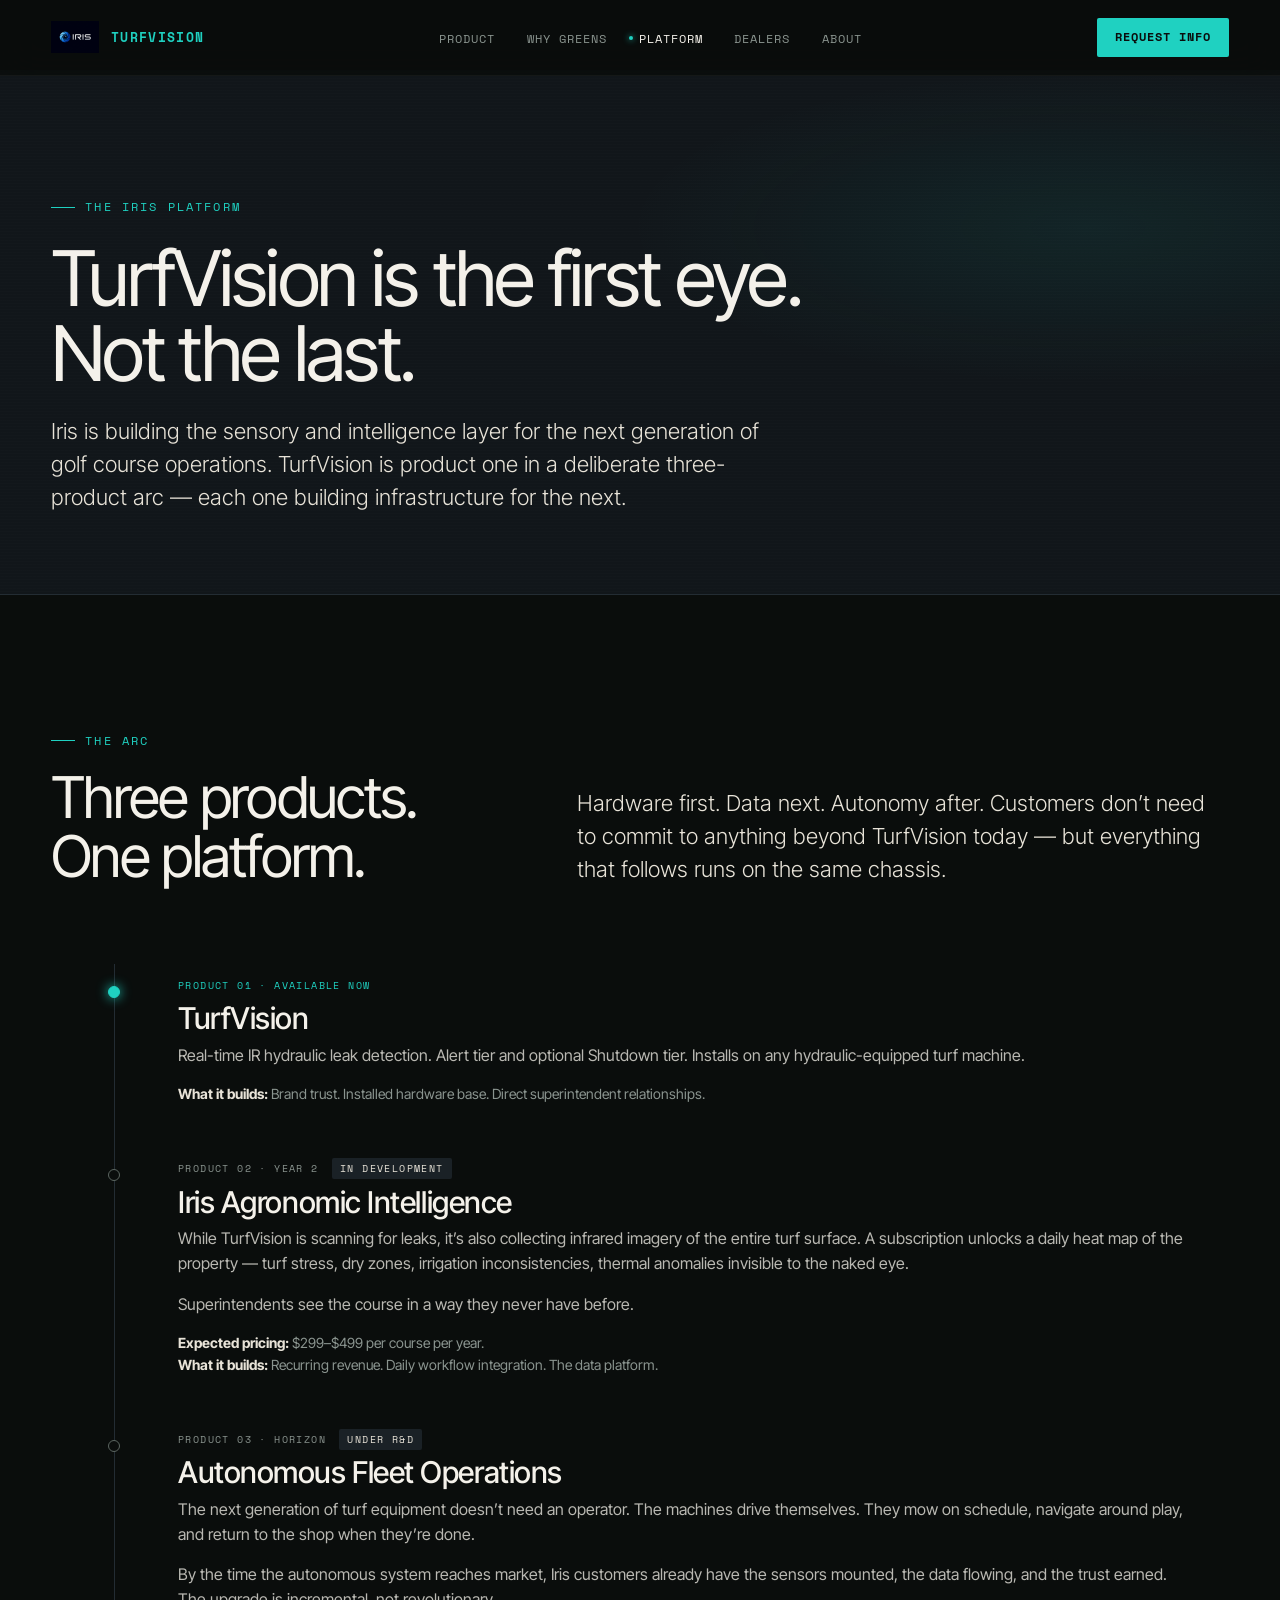
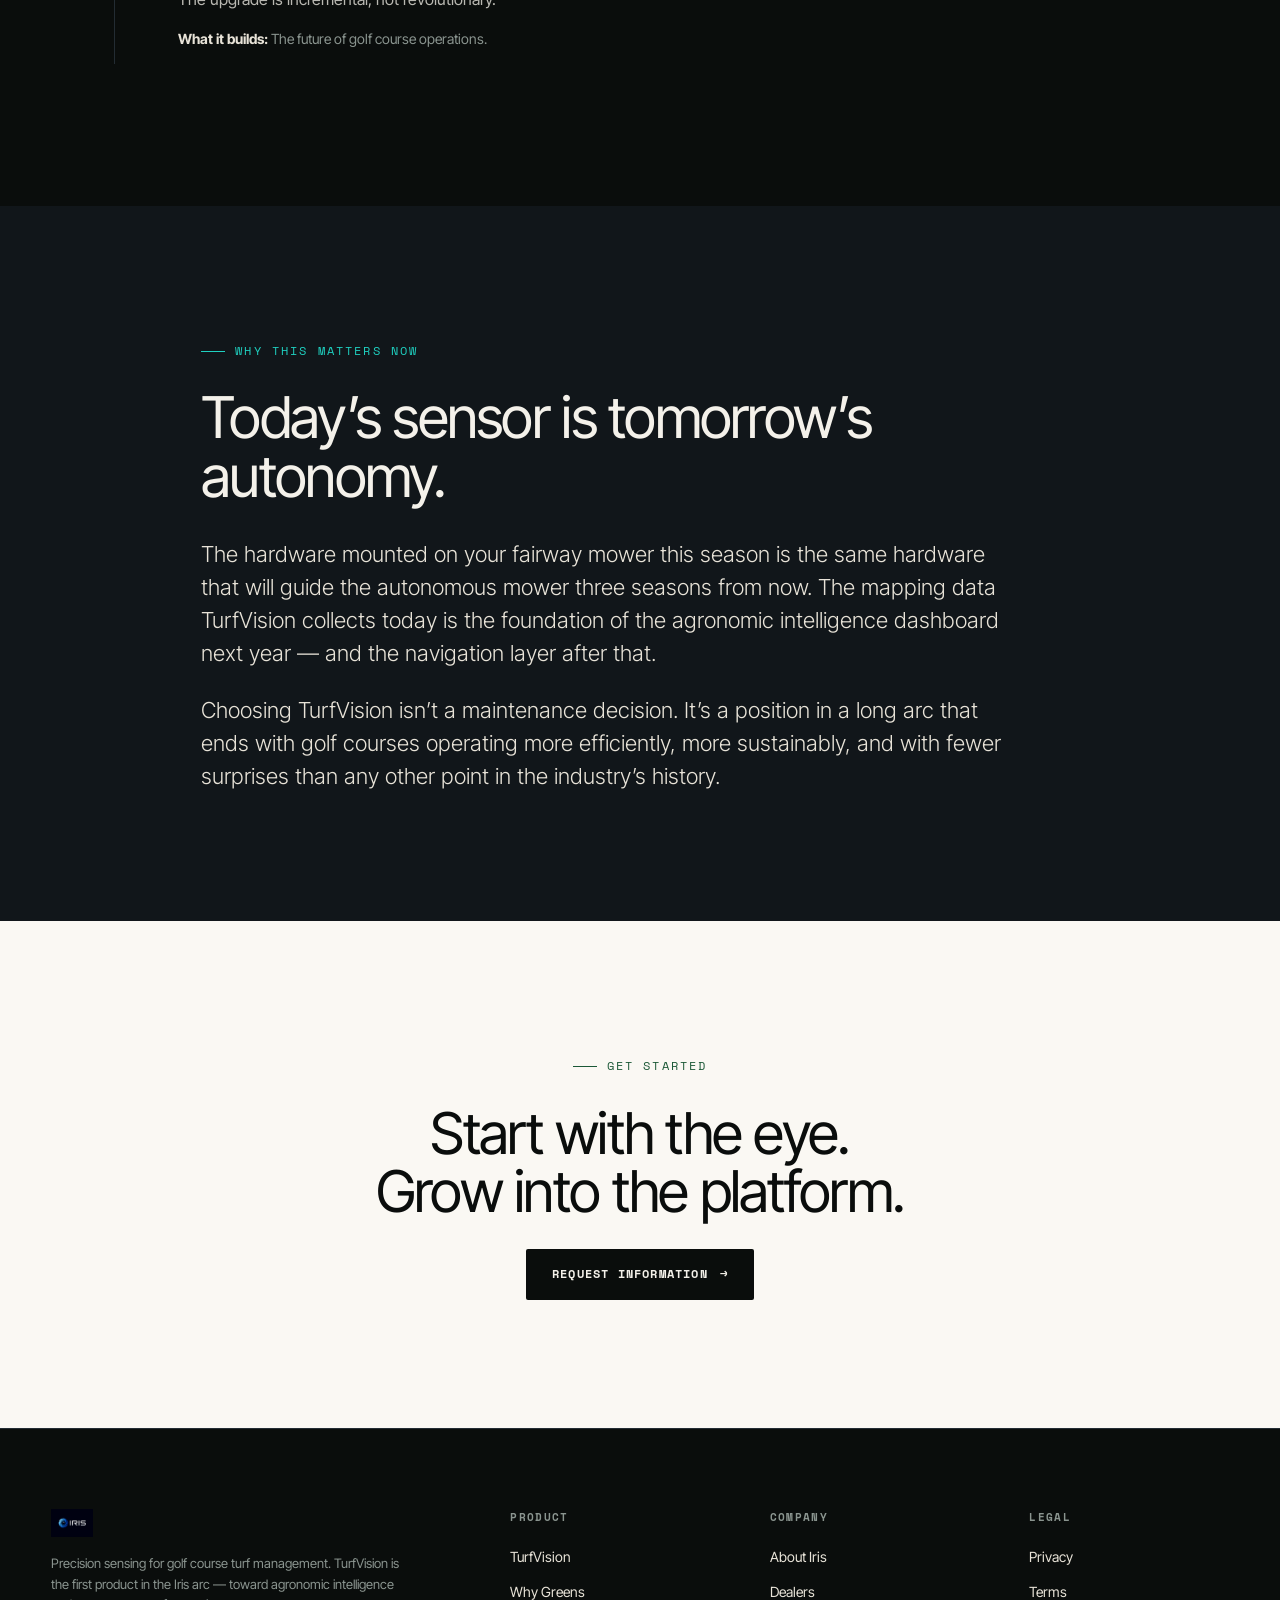
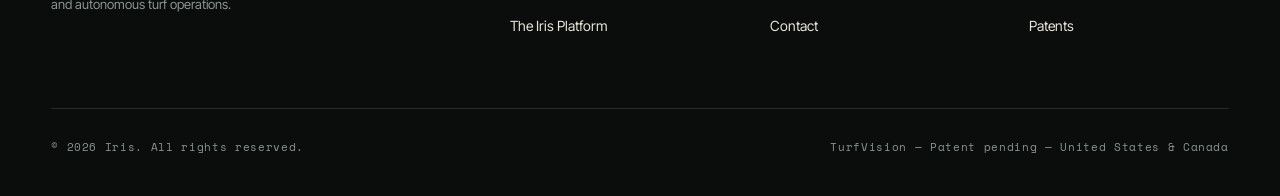
<file: platform.html>
<!DOCTYPE html>
<html lang="en">
<head>
<meta charset="UTF-8">
<meta name="viewport" content="width=device-width, initial-scale=1.0">
<title>The Iris Platform — Beyond Detection</title>
<meta name="description" content="TurfVision is the first product in a longer arc — toward agronomic intelligence and autonomous turf operations.">
<link rel="stylesheet" href="styles.css">
</head>
<body>

<nav class="nav">
  <a href="index.html" class="nav-brand">
    <img src="iris-logo.png" alt="Iris" style="height: 32px; width: auto; display: block;">
    <span style="color: var(--teal); font-family: var(--mono); font-size: 13px; letter-spacing: 0.1em;">TURFVISION</span>
  </a>
  <ul class="nav-links">
    <li><a href="product.html">Product</a></li>
    <li><a href="why-greens.html">Why Greens</a></li>
    <li><a href="platform.html" class="current">Platform</a></li>
    <li><a href="dealers.html">Dealers</a></li>
    <li><a href="about.html">About</a></li>
  </ul>
  <a href="index.html#request" class="nav-cta">Request Info</a>
</nav>

<main>

  <section class="page-header">
    <div class="page-header-inner">
      <div class="eyebrow">The Iris Platform</div>
      <h1>TurfVision is the first eye.<br>Not the last.</h1>
      <p class="lede">
        Iris is building the sensory and intelligence layer for the next generation of
        golf course operations. TurfVision is product one in a deliberate three-product
        arc &mdash; each one building infrastructure for the next.
      </p>
    </div>
  </section>

  <!-- ===== ROADMAP ===== -->
  <section class="section section-dark">
    <div class="section-header">
      <div>
        <div class="eyebrow">The Arc</div>
        <h2>Three products. One platform.</h2>
      </div>
      <p class="lede">
        Hardware first. Data next. Autonomy after. Customers don&rsquo;t need to commit to
        anything beyond TurfVision today &mdash; but everything that follows runs on the
        same chassis.
      </p>
    </div>

    <div class="roadmap">

      <div class="roadmap-item now">
        <div class="marker"></div>
        <div class="content">
          <div class="stage">Product 01 · Available Now</div>
          <h3>TurfVision</h3>
          <p style="margin-bottom: 16px;">
            Real-time IR hydraulic leak detection. Alert tier and optional Shutdown tier.
            Installs on any hydraulic-equipped turf machine.
          </p>
          <p style="font-size: 14px; color: var(--mute);">
            <strong style="color: var(--bone-2);">What it builds:</strong> Brand trust.
            Installed hardware base. Direct superintendent relationships.
          </p>
        </div>
      </div>

      <div class="roadmap-item future">
        <div class="marker"></div>
        <div class="content">
          <div class="stage">Product 02 · Year 2 <span class="badge">In development</span></div>
          <h3>Iris Agronomic Intelligence</h3>
          <p style="margin-bottom: 16px;">
            While TurfVision is scanning for leaks, it&rsquo;s also collecting infrared
            imagery of the entire turf surface. A subscription unlocks a daily heat map of
            the property &mdash; turf stress, dry zones, irrigation inconsistencies, thermal
            anomalies invisible to the naked eye.
          </p>
          <p style="margin-bottom: 16px;">
            Superintendents see the course in a way they never have before.
          </p>
          <p style="font-size: 14px; color: var(--mute);">
            <strong style="color: var(--bone-2);">Expected pricing:</strong> $299&ndash;$499 per course per year.<br>
            <strong style="color: var(--bone-2);">What it builds:</strong> Recurring revenue. Daily workflow integration. The data platform.
          </p>
        </div>
      </div>

      <div class="roadmap-item future">
        <div class="marker"></div>
        <div class="content">
          <div class="stage">Product 03 · Horizon <span class="badge">Under R&amp;D</span></div>
          <h3>Autonomous Fleet Operations</h3>
          <p style="margin-bottom: 16px;">
            The next generation of turf equipment doesn&rsquo;t need an operator. The
            machines drive themselves. They mow on schedule, navigate around play, and
            return to the shop when they&rsquo;re done.
          </p>
          <p style="margin-bottom: 16px;">
            By the time the autonomous system reaches market, Iris customers already have
            the sensors mounted, the data flowing, and the trust earned. The upgrade is
            incremental, not revolutionary.
          </p>
          <p style="font-size: 14px; color: var(--mute);">
            <strong style="color: var(--bone-2);">What it builds:</strong> The future of
            golf course operations.
          </p>
        </div>
      </div>

    </div>
  </section>

  <!-- ===== WHY THIS MATTERS NOW ===== -->
  <section class="section section-deeper">
    <div class="container-narrow">
      <div class="eyebrow" style="margin-bottom: 28px;">Why this matters now</div>
      <h2 style="margin-bottom: 32px;">Today&rsquo;s sensor is tomorrow&rsquo;s autonomy.</h2>
      <p class="lede" style="margin-bottom: 24px;">
        The hardware mounted on your fairway mower this season is the same hardware that
        will guide the autonomous mower three seasons from now. The mapping data
        TurfVision collects today is the foundation of the agronomic intelligence dashboard
        next year &mdash; and the navigation layer after that.
      </p>
      <p class="lede">
        Choosing TurfVision isn&rsquo;t a maintenance decision. It&rsquo;s a position in a
        long arc that ends with golf courses operating more efficiently, more sustainably,
        and with fewer surprises than any other point in the industry&rsquo;s history.
      </p>
    </div>
  </section>

  <!-- ===== CTA ===== -->
  <section class="section section-bone">
    <div class="container-narrow" style="text-align: center;">
      <div class="eyebrow" style="margin-bottom: 28px; justify-content: center;">Get started</div>
      <h2 style="color: var(--ink); margin-bottom: 28px; max-width: 22ch; margin-left: auto; margin-right: auto;">
        Start with the eye.<br>
        Grow into the platform.
      </h2>
      <a href="index.html#request" class="btn btn-primary" style="background: var(--ink); color: var(--bone);">
        Request Information
        <span class="arrow">→</span>
      </a>
    </div>
  </section>

</main>

<footer>
  <div class="footer-grid">
    <div class="footer-brand">
      <div class="mark">
        <img src="iris-logo.png" alt="Iris" style="height: 28px; width: auto; display: block;">
      </div>
      <p>Precision sensing for golf course turf management. TurfVision is the first product in the Iris arc — toward agronomic intelligence and autonomous turf operations.</p>
    </div>
    <div class="footer-col">
      <h5>Product</h5>
      <ul>
        <li><a href="product.html">TurfVision</a></li>
        <li><a href="why-greens.html">Why Greens</a></li>
        <li><a href="platform.html">The Iris Platform</a></li>
      </ul>
    </div>
    <div class="footer-col">
      <h5>Company</h5>
      <ul>
        <li><a href="about.html">About Iris</a></li>
        <li><a href="dealers.html">Dealers</a></li>
        <li><a href="index.html#request">Contact</a></li>
      </ul>
    </div>
    <div class="footer-col">
      <h5>Legal</h5>
      <ul>
        <li><a href="#">Privacy</a></li>
        <li><a href="#">Terms</a></li>
        <li><a href="#">Patents</a></li>
      </ul>
    </div>
  </div>
  <div class="footer-legal">
    <span>© 2026 Iris. All rights reserved.</span>
    <span>TurfVision — Patent pending — United States & Canada</span>
  </div>
</footer>

</body>
</html>
</file>
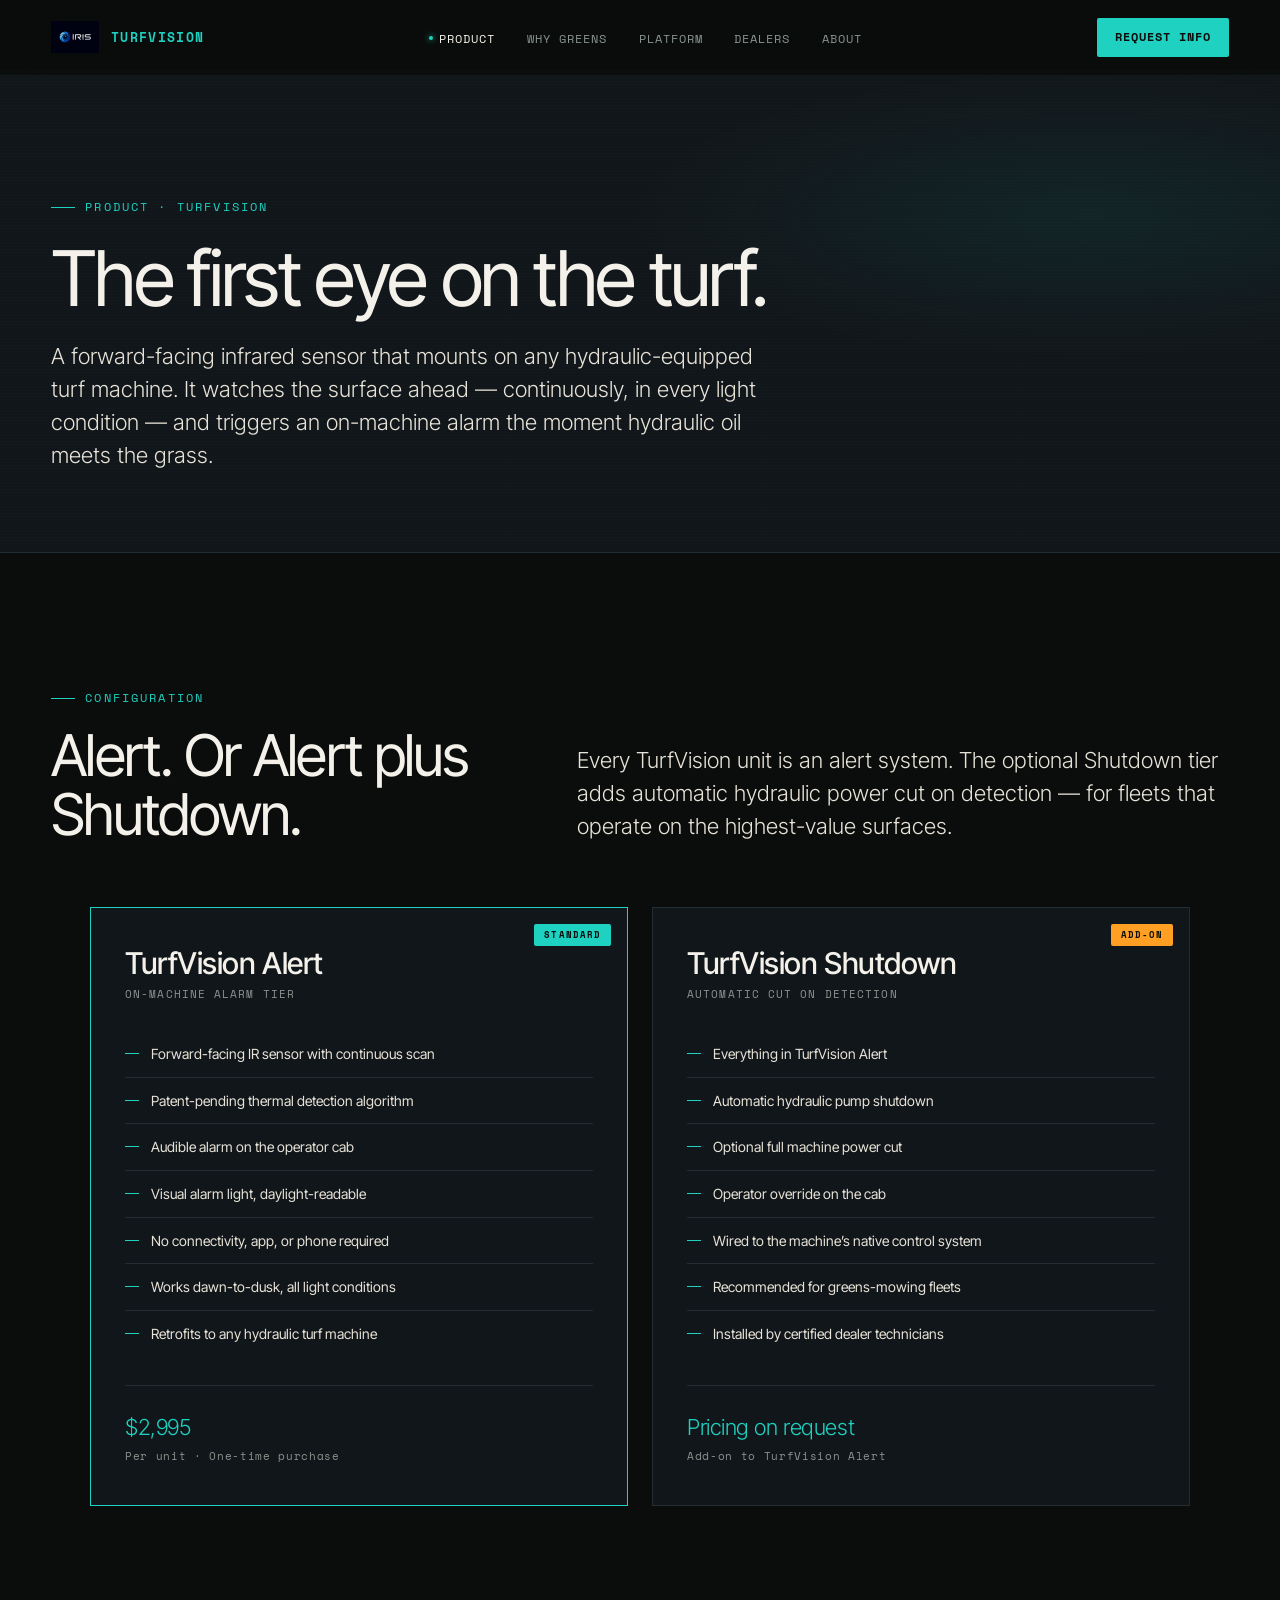
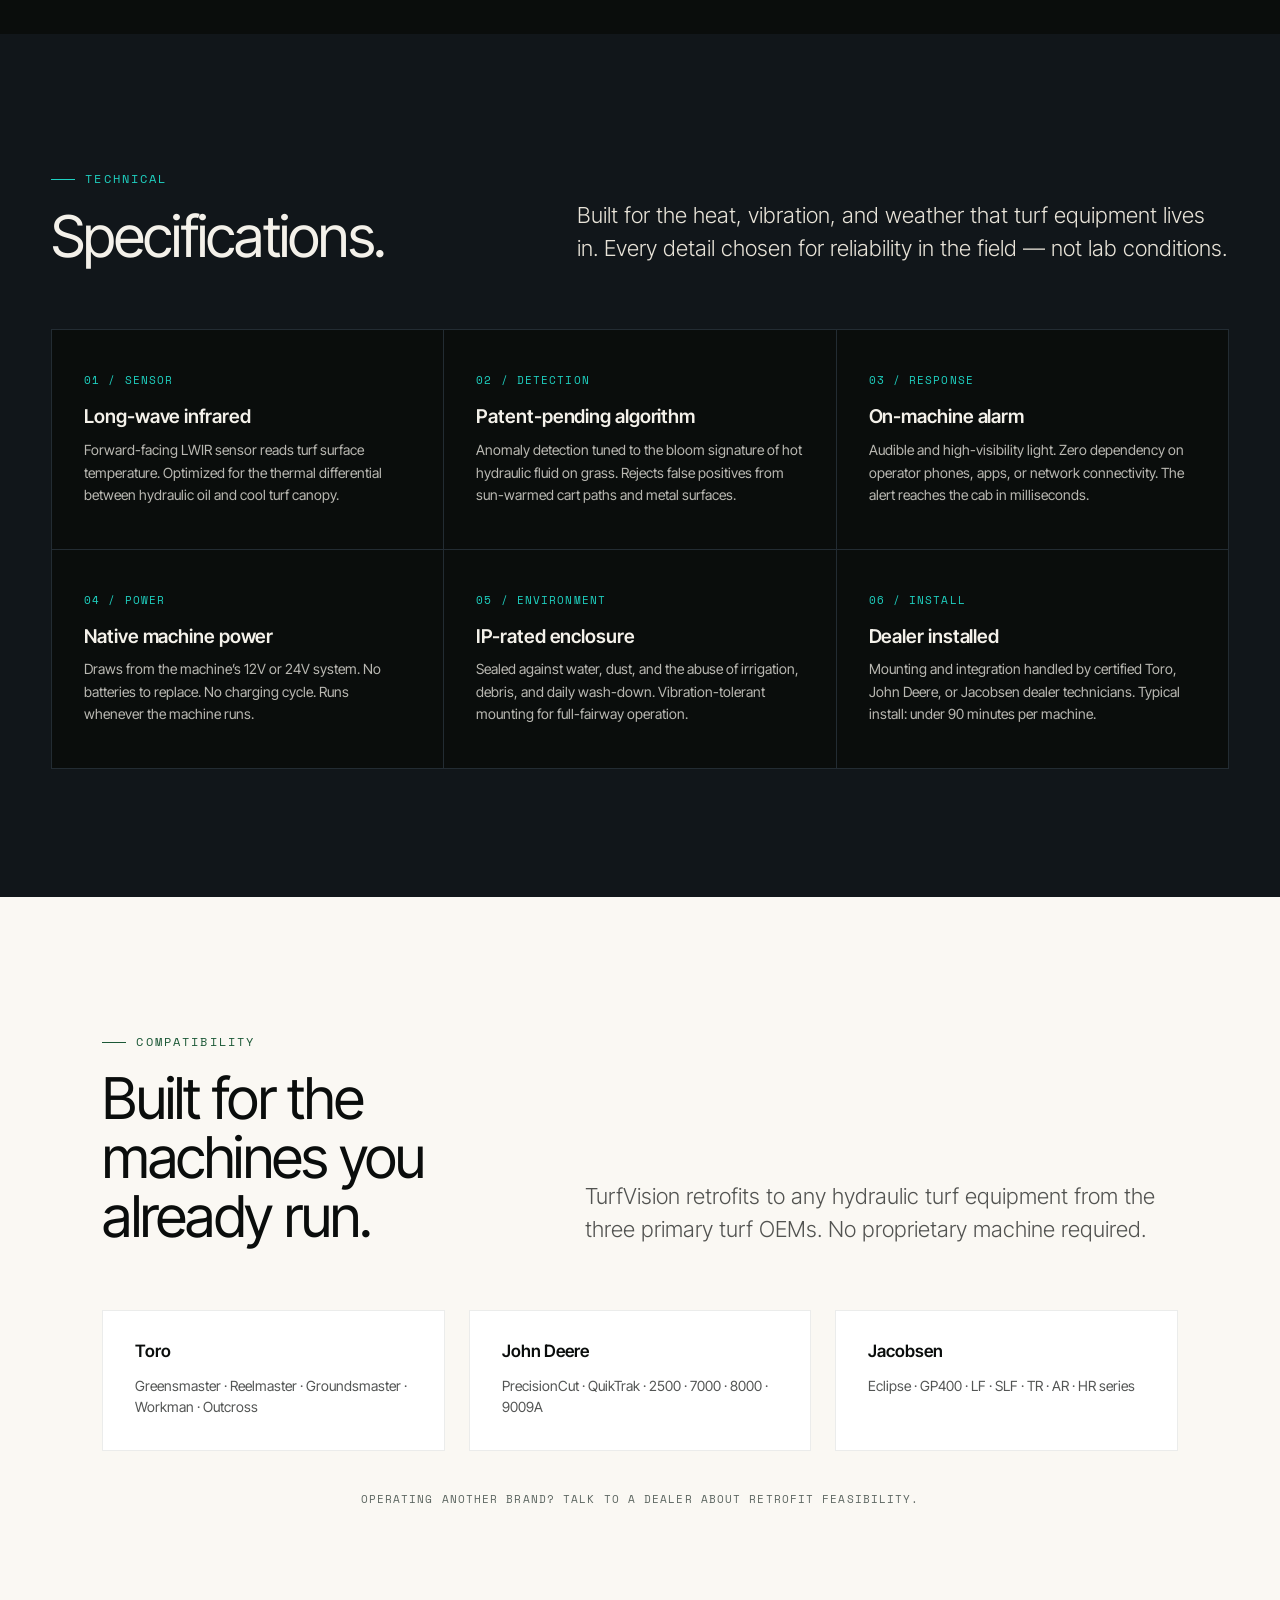
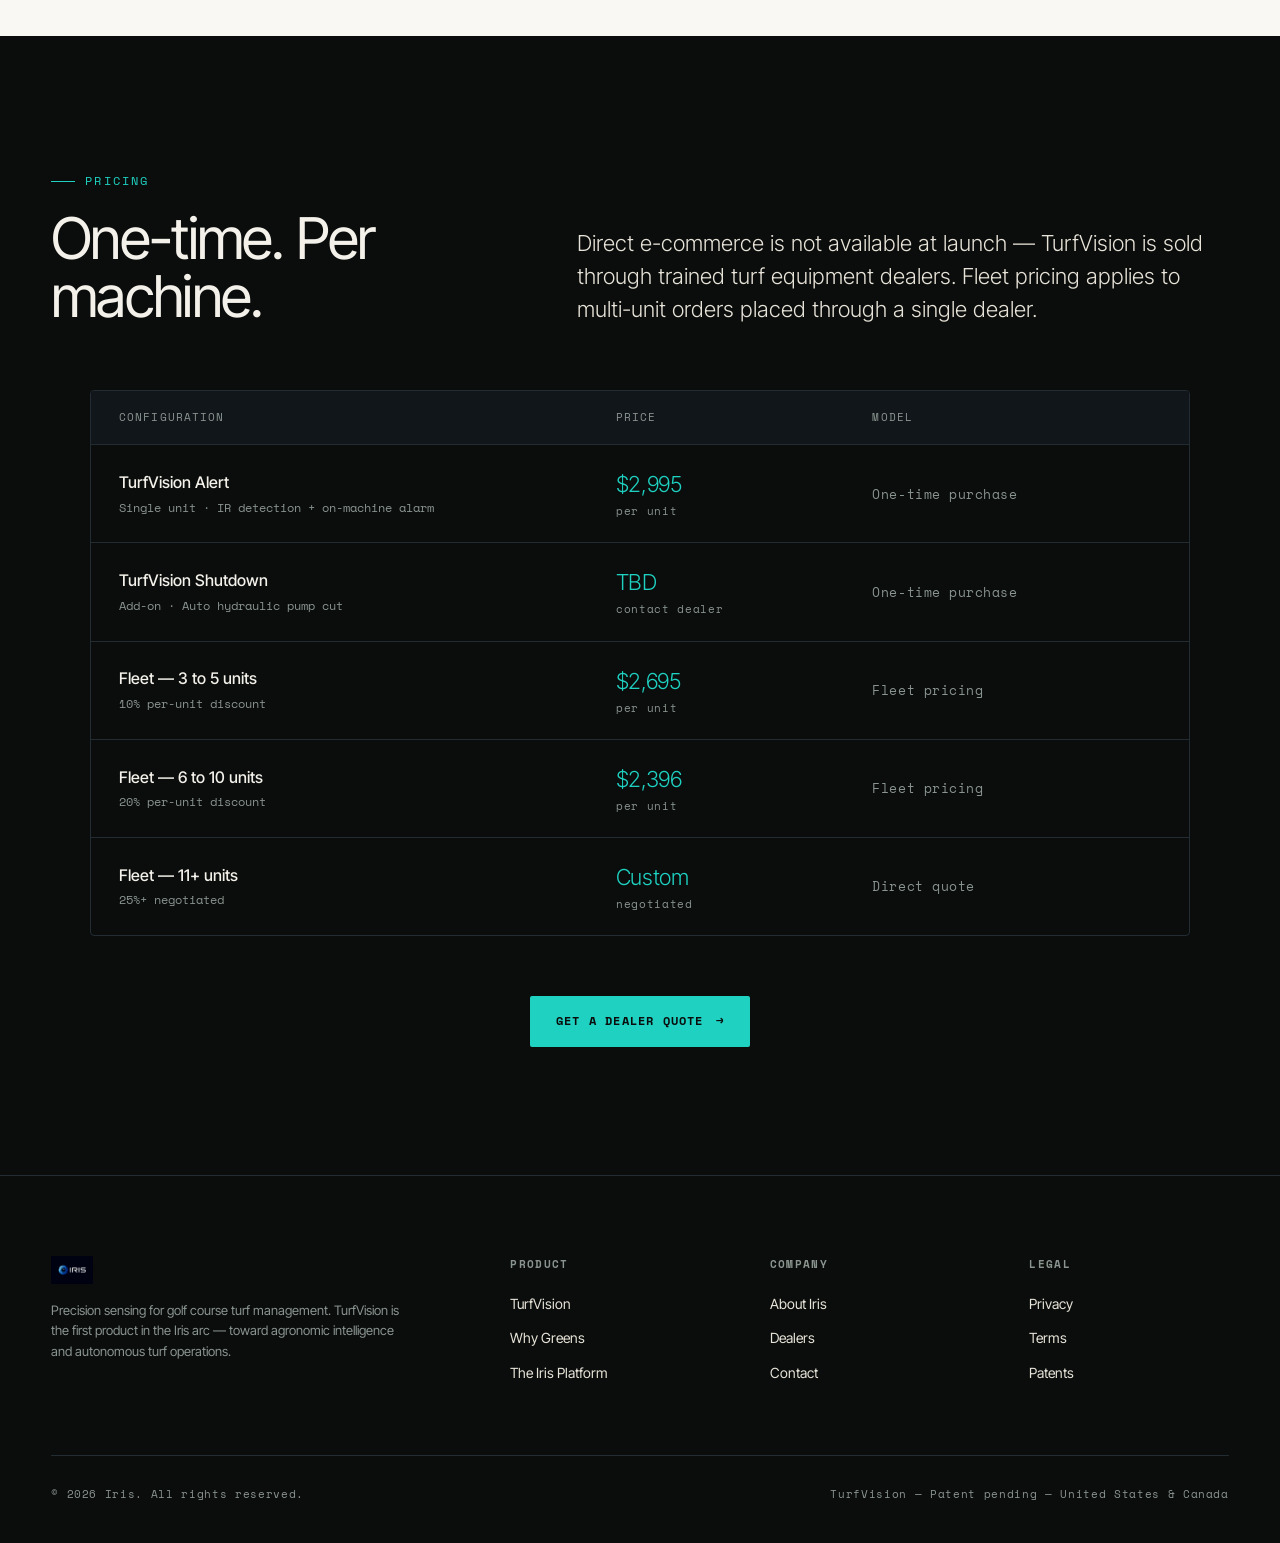
<file: product.html>
<!DOCTYPE html>
<html lang="en">
<head>
<meta charset="UTF-8">
<meta name="viewport" content="width=device-width, initial-scale=1.0">
<title>TurfVision — Product Detail · Iris</title>
<meta name="description" content="TurfVision product specifications, Alert and Shutdown tiers, compatibility list, pricing, and installation overview.">
<link rel="stylesheet" href="styles.css">
</head>
<body>

<nav class="nav">
  <a href="index.html" class="nav-brand">
    <img src="iris-logo.png" alt="Iris" style="height: 32px; width: auto; display: block;">
    <span style="color: var(--teal); font-family: var(--mono); font-size: 13px; letter-spacing: 0.1em;">TURFVISION</span>
  </a>
  <ul class="nav-links">
    <li><a href="product.html" class="current">Product</a></li>
    <li><a href="why-greens.html">Why Greens</a></li>
    <li><a href="platform.html">Platform</a></li>
    <li><a href="dealers.html">Dealers</a></li>
    <li><a href="about.html">About</a></li>
  </ul>
  <a href="index.html#request" class="nav-cta">Request Info</a>
</nav>

<main>

  <!-- ===== PAGE HEADER ===== -->
  <section class="page-header">
    <div class="page-header-inner">
      <div class="eyebrow">Product · TurfVision</div>
      <h1>The first eye on the turf.</h1>
      <p class="lede">
        A forward-facing infrared sensor that mounts on any hydraulic-equipped turf machine.
        It watches the surface ahead — continuously, in every light condition — and triggers
        an on-machine alarm the moment hydraulic oil meets the grass.
      </p>
    </div>
  </section>

  <!-- ===== TIER COMPARISON ===== -->
  <section class="section section-dark">
    <div class="section-header">
      <div>
        <div class="eyebrow">Configuration</div>
        <h2>Alert. Or Alert plus Shutdown.</h2>
      </div>
      <p class="lede">
        Every TurfVision unit is an alert system. The optional Shutdown tier adds automatic
        hydraulic power cut on detection — for fleets that operate on the highest-value surfaces.
      </p>
    </div>

    <div class="tier-grid">
      <div class="tier featured">
        <span class="badge">Standard</span>
        <h3>TurfVision Alert</h3>
        <div class="tier-sub">On-machine alarm tier</div>
        <ul>
          <li>Forward-facing IR sensor with continuous scan</li>
          <li>Patent-pending thermal detection algorithm</li>
          <li>Audible alarm on the operator cab</li>
          <li>Visual alarm light, daylight-readable</li>
          <li>No connectivity, app, or phone required</li>
          <li>Works dawn-to-dusk, all light conditions</li>
          <li>Retrofits to any hydraulic turf machine</li>
        </ul>
        <div class="tier-price">
          $2,995
          <small>Per unit · One-time purchase</small>
        </div>
      </div>

      <div class="tier">
        <span class="badge" style="background: var(--amber); color: var(--ink);">Add-on</span>
        <h3>TurfVision Shutdown</h3>
        <div class="tier-sub">Automatic cut on detection</div>
        <ul>
          <li>Everything in TurfVision Alert</li>
          <li>Automatic hydraulic pump shutdown</li>
          <li>Optional full machine power cut</li>
          <li>Operator override on the cab</li>
          <li>Wired to the machine&rsquo;s native control system</li>
          <li>Recommended for greens-mowing fleets</li>
          <li>Installed by certified dealer technicians</li>
        </ul>
        <div class="tier-price">
          Pricing on request
          <small>Add-on to TurfVision Alert</small>
        </div>
      </div>
    </div>
  </section>

  <!-- ===== TECHNICAL SPECS ===== -->
  <section class="section section-deeper">
    <div class="section-header">
      <div>
        <div class="eyebrow">Technical</div>
        <h2>Specifications.</h2>
      </div>
      <p class="lede">
        Built for the heat, vibration, and weather that turf equipment lives in. Every detail
        chosen for reliability in the field — not lab conditions.
      </p>
    </div>

    <div class="feature-grid">
      <div class="feature">
        <span class="tag-mono">01 / SENSOR</span>
        <h4>Long-wave infrared</h4>
        <p>Forward-facing LWIR sensor reads turf surface temperature. Optimized for the
        thermal differential between hydraulic oil and cool turf canopy.</p>
      </div>
      <div class="feature">
        <span class="tag-mono">02 / DETECTION</span>
        <h4>Patent-pending algorithm</h4>
        <p>Anomaly detection tuned to the bloom signature of hot hydraulic fluid on grass.
        Rejects false positives from sun-warmed cart paths and metal surfaces.</p>
      </div>
      <div class="feature">
        <span class="tag-mono">03 / RESPONSE</span>
        <h4>On-machine alarm</h4>
        <p>Audible and high-visibility light. Zero dependency on operator phones, apps, or
        network connectivity. The alert reaches the cab in milliseconds.</p>
      </div>
      <div class="feature">
        <span class="tag-mono">04 / POWER</span>
        <h4>Native machine power</h4>
        <p>Draws from the machine&rsquo;s 12V or 24V system. No batteries to replace. No
        charging cycle. Runs whenever the machine runs.</p>
      </div>
      <div class="feature">
        <span class="tag-mono">05 / ENVIRONMENT</span>
        <h4>IP-rated enclosure</h4>
        <p>Sealed against water, dust, and the abuse of irrigation, debris, and daily wash-down.
        Vibration-tolerant mounting for full-fairway operation.</p>
      </div>
      <div class="feature">
        <span class="tag-mono">06 / INSTALL</span>
        <h4>Dealer installed</h4>
        <p>Mounting and integration handled by certified Toro, John Deere, or Jacobsen dealer
        technicians. Typical install: under 90 minutes per machine.</p>
      </div>
    </div>
  </section>

  <!-- ===== COMPATIBILITY ===== -->
  <section class="section section-bone">
    <div class="container">
      <div class="section-header" style="color: var(--ink);">
        <div>
          <div class="eyebrow">Compatibility</div>
          <h2 style="color: var(--ink);">Built for the machines you already run.</h2>
        </div>
        <p class="lede" style="color: rgba(10,13,12,0.7);">
          TurfVision retrofits to any hydraulic turf equipment from the three primary turf OEMs.
          No proprietary machine required.
        </p>
      </div>

      <div style="
        display: grid;
        grid-template-columns: repeat(3, 1fr);
        gap: 24px;
        max-width: 1100px;
        margin: 0 auto;">
        <div style="background: white; border: 1px solid rgba(10,13,12,0.08); padding: 32px;">
          <h4 style="color: var(--ink); margin-bottom: 14px;">Toro</h4>
          <p style="color: rgba(10,13,12,0.7); font-size: 14px;">
            Greensmaster · Reelmaster · Groundsmaster · Workman · Outcross
          </p>
        </div>
        <div style="background: white; border: 1px solid rgba(10,13,12,0.08); padding: 32px;">
          <h4 style="color: var(--ink); margin-bottom: 14px;">John Deere</h4>
          <p style="color: rgba(10,13,12,0.7); font-size: 14px;">
            PrecisionCut · QuikTrak · 2500 · 7000 · 8000 · 9009A
          </p>
        </div>
        <div style="background: white; border: 1px solid rgba(10,13,12,0.08); padding: 32px;">
          <h4 style="color: var(--ink); margin-bottom: 14px;">Jacobsen</h4>
          <p style="color: rgba(10,13,12,0.7); font-size: 14px;">
            Eclipse · GP400 · LF · SLF · TR · AR · HR series
          </p>
        </div>
      </div>

      <p class="tag-mono" style="text-align: center; margin-top: 40px; color: var(--mute-2);">
        Operating another brand? Talk to a dealer about retrofit feasibility.
      </p>
    </div>
  </section>

  <!-- ===== PRICING ===== -->
  <section class="section section-dark" id="pricing">
    <div class="section-header">
      <div>
        <div class="eyebrow">Pricing</div>
        <h2>One-time. Per machine.</h2>
      </div>
      <p class="lede">
        Direct e-commerce is not available at launch — TurfVision is sold through trained
        turf equipment dealers. Fleet pricing applies to multi-unit orders placed through
        a single dealer.
      </p>
    </div>

    <div class="pricing-table">
      <div class="price-row head">
        <div>Configuration</div>
        <div>Price</div>
        <div>Model</div>
      </div>
      <div class="price-row">
        <div class="name">TurfVision Alert
          <small>Single unit · IR detection + on-machine alarm</small>
        </div>
        <div class="price">$2,995 <small>per unit</small></div>
        <div class="model">One-time purchase</div>
      </div>
      <div class="price-row">
        <div class="name">TurfVision Shutdown
          <small>Add-on · Auto hydraulic pump cut</small>
        </div>
        <div class="price">TBD <small>contact dealer</small></div>
        <div class="model">One-time purchase</div>
      </div>
      <div class="price-row">
        <div class="name">Fleet — 3 to 5 units
          <small>10% per-unit discount</small>
        </div>
        <div class="price">$2,695 <small>per unit</small></div>
        <div class="model">Fleet pricing</div>
      </div>
      <div class="price-row">
        <div class="name">Fleet — 6 to 10 units
          <small>20% per-unit discount</small>
        </div>
        <div class="price">$2,396 <small>per unit</small></div>
        <div class="model">Fleet pricing</div>
      </div>
      <div class="price-row">
        <div class="name">Fleet — 11+ units
          <small>25%+ negotiated</small>
        </div>
        <div class="price">Custom <small>negotiated</small></div>
        <div class="model">Direct quote</div>
      </div>
    </div>

    <div style="text-align: center; margin-top: 60px;">
      <a href="index.html#request" class="btn btn-primary">
        Get a Dealer Quote
        <span class="arrow">→</span>
      </a>
    </div>
  </section>

</main>

<footer>
  <div class="footer-grid">
    <div class="footer-brand">
      <div class="mark">
        <img src="iris-logo.png" alt="Iris" style="height: 28px; width: auto; display: block;">
      </div>
      <p>Precision sensing for golf course turf management. TurfVision is the first product in the Iris arc — toward agronomic intelligence and autonomous turf operations.</p>
    </div>
    <div class="footer-col">
      <h5>Product</h5>
      <ul>
        <li><a href="product.html">TurfVision</a></li>
        <li><a href="why-greens.html">Why Greens</a></li>
        <li><a href="platform.html">The Iris Platform</a></li>
      </ul>
    </div>
    <div class="footer-col">
      <h5>Company</h5>
      <ul>
        <li><a href="about.html">About Iris</a></li>
        <li><a href="dealers.html">Dealers</a></li>
        <li><a href="index.html#request">Contact</a></li>
      </ul>
    </div>
    <div class="footer-col">
      <h5>Legal</h5>
      <ul>
        <li><a href="#">Privacy</a></li>
        <li><a href="#">Terms</a></li>
        <li><a href="#">Patents</a></li>
      </ul>
    </div>
  </div>
  <div class="footer-legal">
    <span>© 2026 Iris. All rights reserved.</span>
    <span>TurfVision — Patent pending — United States & Canada</span>
  </div>
</footer>

</body>
</html>
</file>
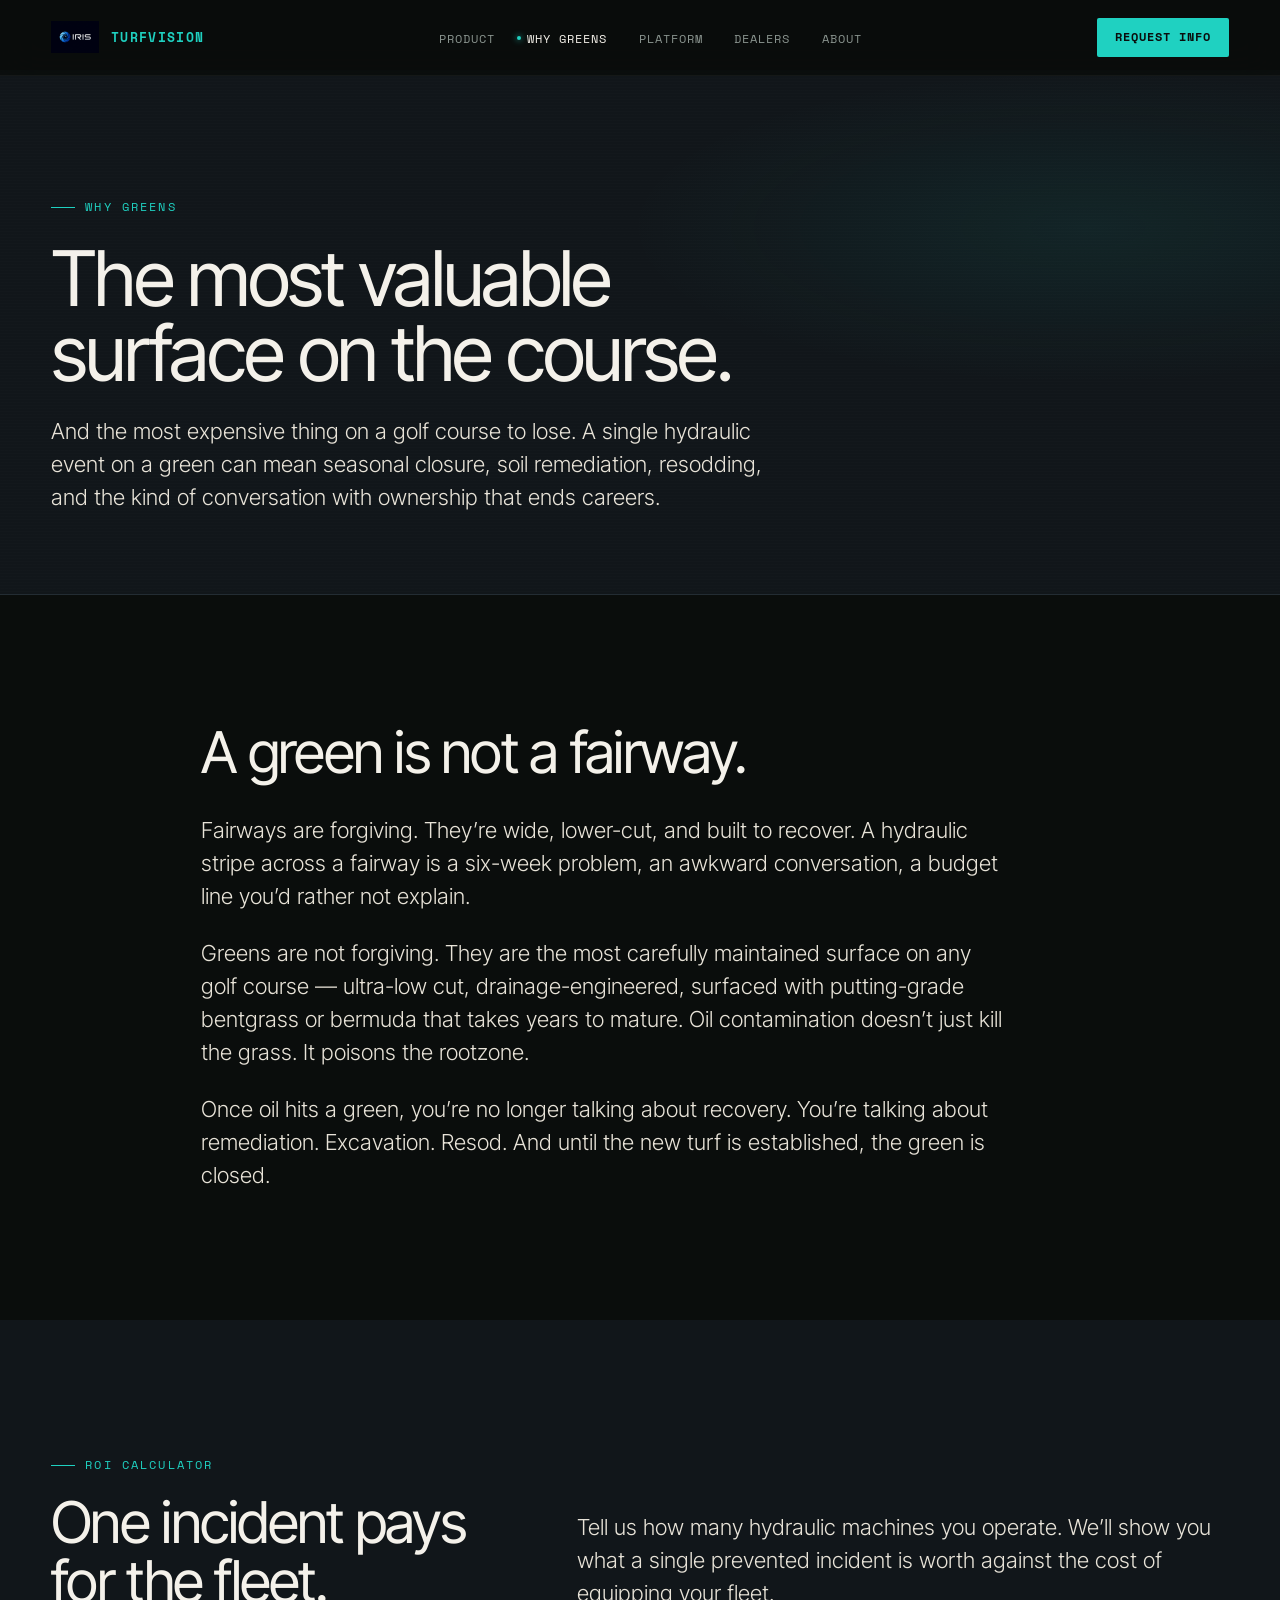
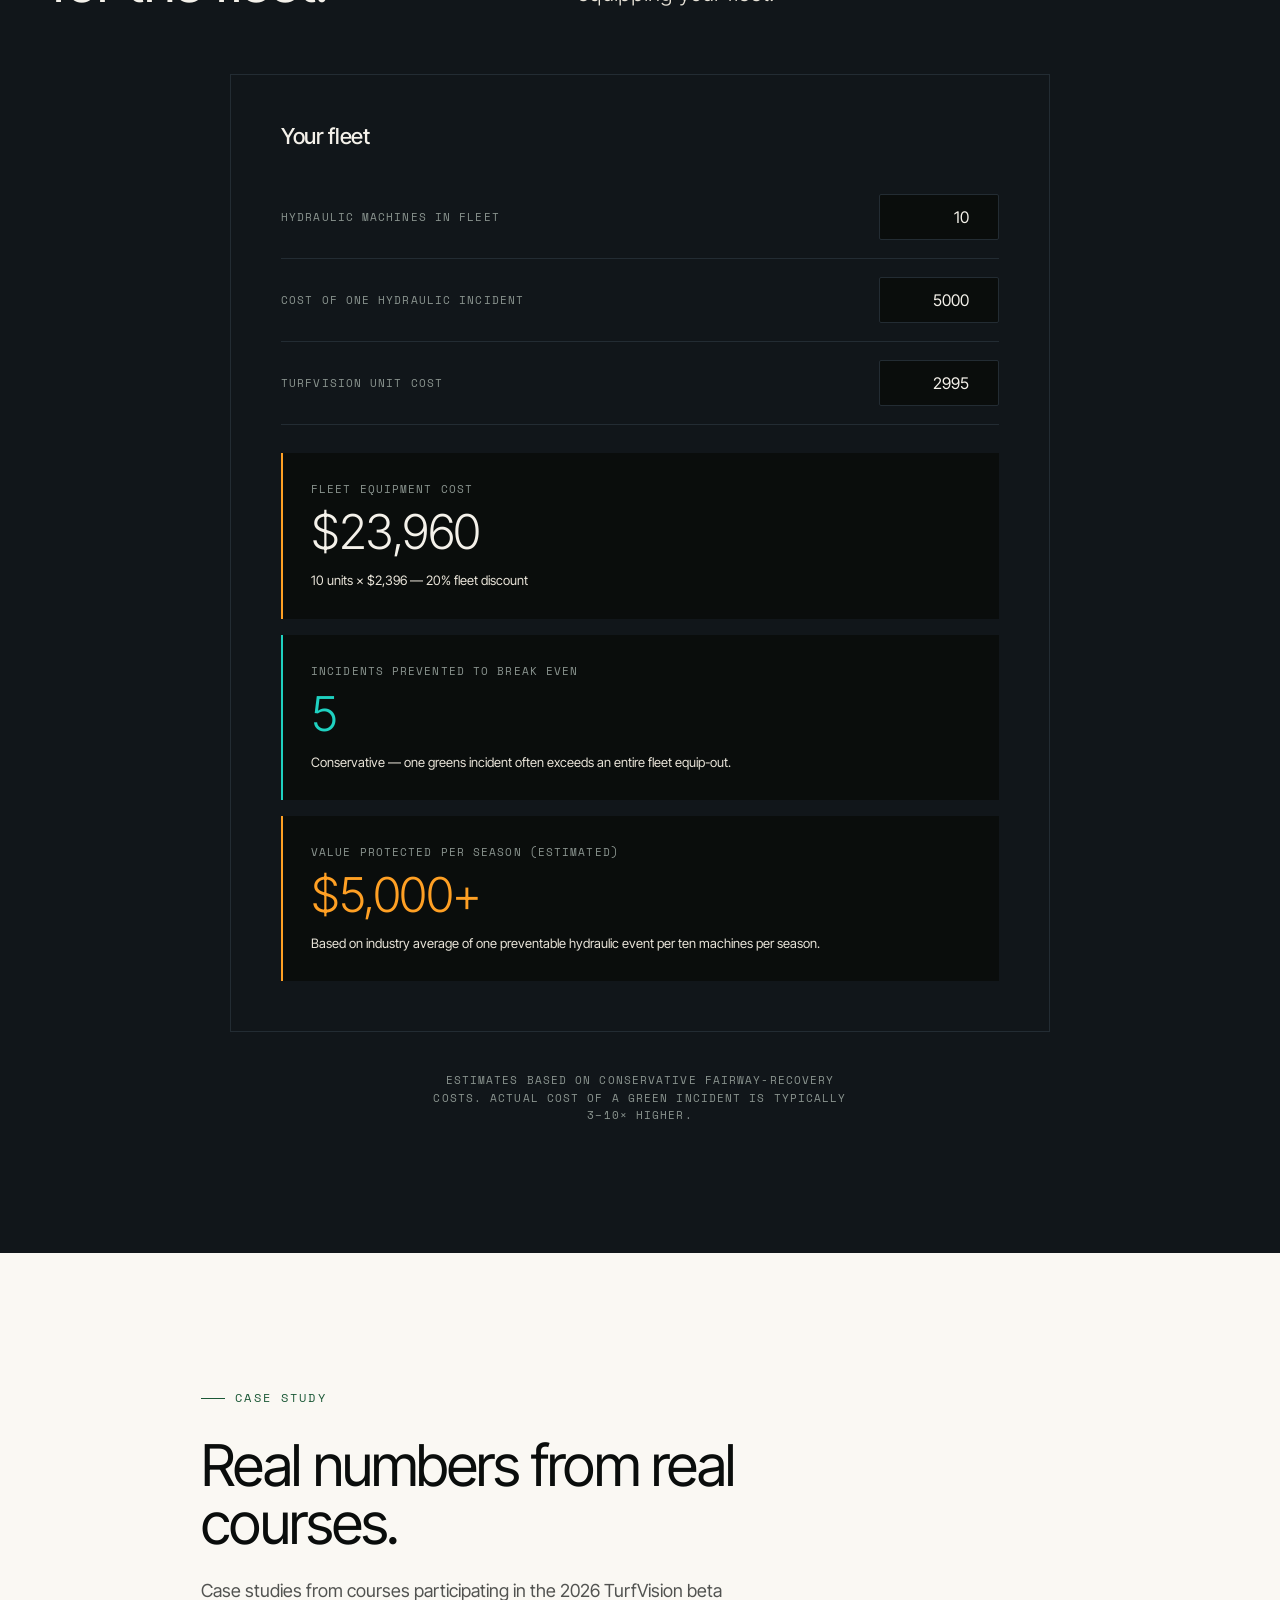
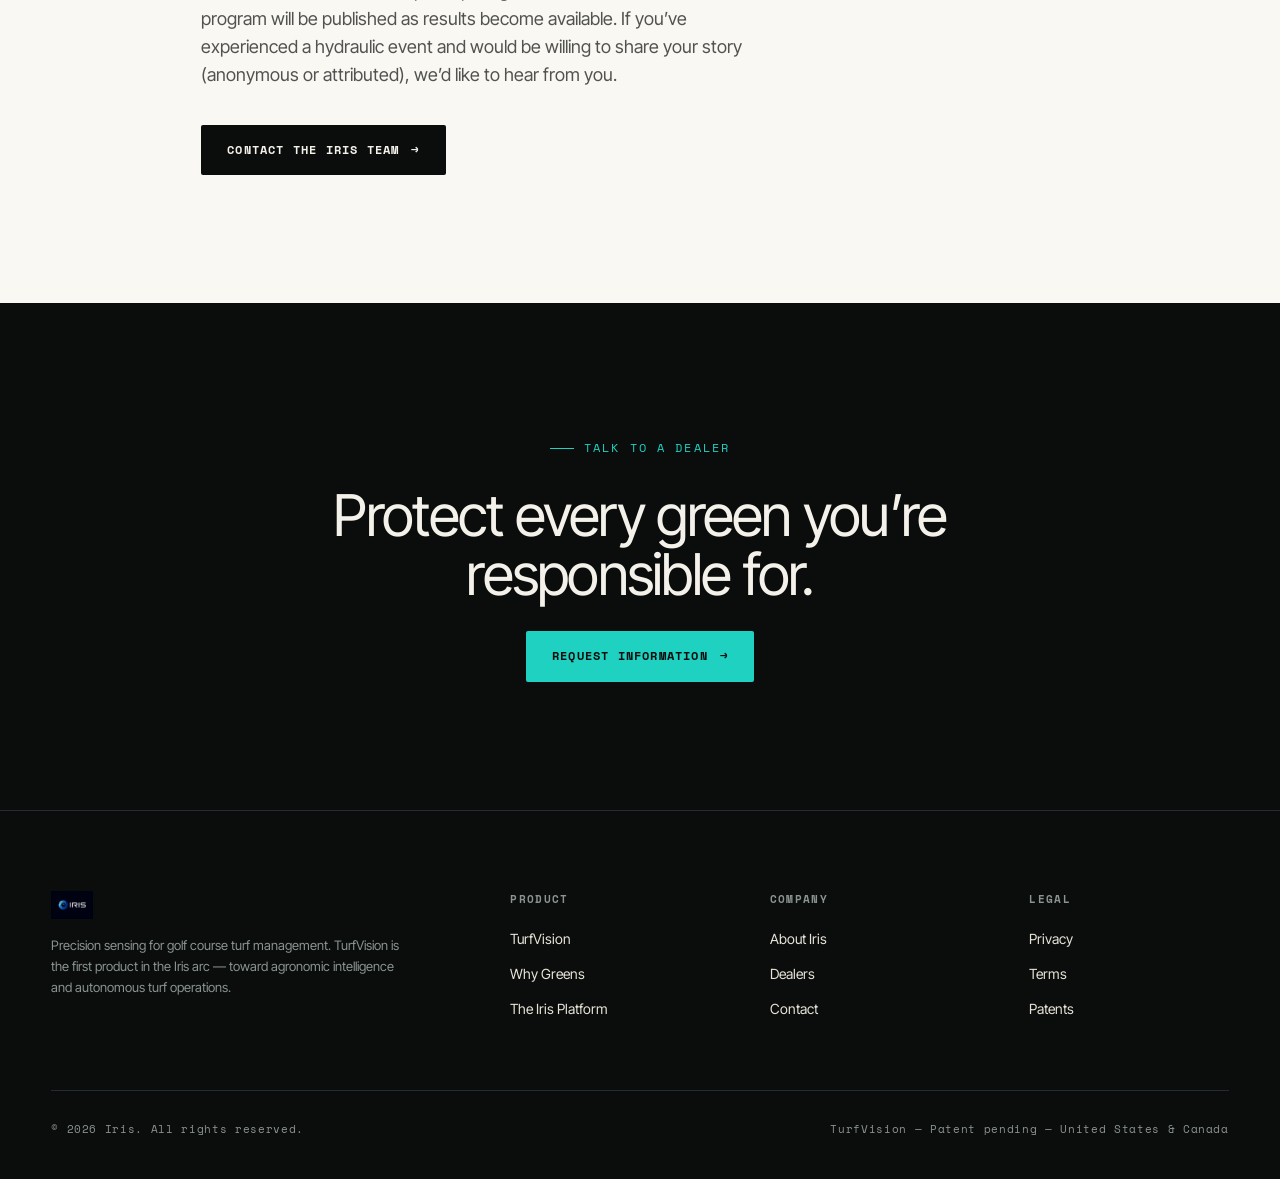
<file: why-greens.html>
<!DOCTYPE html>
<html lang="en">
<head>
<meta charset="UTF-8">
<meta name="viewport" content="width=device-width, initial-scale=1.0">
<title>Why Greens — TurfVision · Iris</title>
<meta name="description" content="The highest-value, highest-risk surface on any golf course. Why TurfVision is built for the greens conversation.">
<link rel="stylesheet" href="styles.css">
</head>
<body>

<nav class="nav">
  <a href="index.html" class="nav-brand">
    <img src="iris-logo.png" alt="Iris" style="height: 32px; width: auto; display: block;">
    <span style="color: var(--teal); font-family: var(--mono); font-size: 13px; letter-spacing: 0.1em;">TURFVISION</span>
  </a>
  <ul class="nav-links">
    <li><a href="product.html">Product</a></li>
    <li><a href="why-greens.html" class="current">Why Greens</a></li>
    <li><a href="platform.html">Platform</a></li>
    <li><a href="dealers.html">Dealers</a></li>
    <li><a href="about.html">About</a></li>
  </ul>
  <a href="index.html#request" class="nav-cta">Request Info</a>
</nav>

<main>

  <section class="page-header">
    <div class="page-header-inner">
      <div class="eyebrow">Why Greens</div>
      <h1>The most valuable<br>surface on the course.</h1>
      <p class="lede">
        And the most expensive thing on a golf course to lose. A single hydraulic event on
        a green can mean seasonal closure, soil remediation, resodding, and the kind of
        conversation with ownership that ends careers.
      </p>
    </div>
  </section>

  <section class="section section-dark">
    <div class="container-narrow">
      <h2 style="margin-bottom: 32px;">A green is not a fairway.</h2>
      <p class="lede" style="margin-bottom: 24px;">
        Fairways are forgiving. They&rsquo;re wide, lower-cut, and built to recover. A
        hydraulic stripe across a fairway is a six-week problem, an awkward conversation,
        a budget line you&rsquo;d rather not explain.
      </p>
      <p class="lede" style="margin-bottom: 24px;">
        Greens are not forgiving. They are the most carefully maintained surface on any golf
        course — ultra-low cut, drainage-engineered, surfaced with putting-grade bentgrass or
        bermuda that takes years to mature. Oil contamination doesn&rsquo;t just kill the grass.
        It poisons the rootzone.
      </p>
      <p class="lede">
        Once oil hits a green, you&rsquo;re no longer talking about recovery. You&rsquo;re talking
        about remediation. Excavation. Resod. And until the new turf is established, the green
        is closed.
      </p>
    </div>
  </section>

  <!-- ===== ROI CALCULATOR ===== -->
  <section class="section section-deeper">
    <div class="section-header">
      <div>
        <div class="eyebrow">ROI Calculator</div>
        <h2>One incident pays for the fleet.</h2>
      </div>
      <p class="lede">
        Tell us how many hydraulic machines you operate. We&rsquo;ll show you what a single
        prevented incident is worth against the cost of equipping your fleet.
      </p>
    </div>

    <div class="calc">
      <h3>Your fleet</h3>

      <div class="calc-row">
        <label for="numMachines">Hydraulic machines in fleet</label>
        <input type="number" id="numMachines" value="10" min="1" max="50">
      </div>

      <div class="calc-row">
        <label for="incidentCost">Cost of one hydraulic incident</label>
        <input type="number" id="incidentCost" value="5000" min="1000" step="500">
      </div>

      <div class="calc-row">
        <label for="unitCost">TurfVision unit cost</label>
        <input type="number" id="unitCost" value="2995" min="0" disabled>
      </div>

      <div class="calc-output">
        <div class="out-label">Fleet equipment cost</div>
        <div class="out-value" id="fleetCost" style="color: var(--bone);">$29,950</div>
        <div class="out-note" id="fleetNote">10 units × $2,995 — with fleet discount applied at quote</div>
      </div>

      <div class="calc-output" style="margin-top: 16px; border-left-color: var(--teal);">
        <div class="out-label">Incidents prevented to break even</div>
        <div class="out-value" id="breakEven" style="color: var(--teal);">6</div>
        <div class="out-note">Conservative — one greens incident often exceeds an entire fleet equip-out.</div>
      </div>

      <div class="calc-output" style="margin-top: 16px;">
        <div class="out-label">Value protected per season (estimated)</div>
        <div class="out-value" id="valueProtected">$50,000+</div>
        <div class="out-note">Based on industry average of one preventable hydraulic event per ten machines per season.</div>
      </div>
    </div>

    <p class="tag-mono" style="text-align: center; margin-top: 40px; max-width: 60ch; margin-left: auto; margin-right: auto; line-height: 1.6;">
      ESTIMATES BASED ON CONSERVATIVE FAIRWAY-RECOVERY COSTS. ACTUAL COST OF A GREEN INCIDENT IS TYPICALLY 3–10× HIGHER.
    </p>
  </section>

  <!-- ===== CASE STUDY PLACEHOLDER ===== -->
  <section class="section section-bone">
    <div class="container-narrow">
      <div class="eyebrow" style="margin-bottom: 28px;">Case Study</div>
      <h2 style="color: var(--ink); margin-bottom: 24px; max-width: 22ch;">
        Real numbers from real courses.
      </h2>
      <p style="color: rgba(10,13,12,0.7); font-size: 18px; line-height: 1.55; max-width: 56ch; margin-bottom: 36px;">
        Case studies from courses participating in the 2026 TurfVision beta program will be
        published as results become available. If you&rsquo;ve experienced a hydraulic event
        and would be willing to share your story (anonymous or attributed), we&rsquo;d like
        to hear from you.
      </p>
      <a href="index.html#request" class="btn btn-primary" style="background: var(--ink); color: var(--bone);">
        Contact the Iris Team
        <span class="arrow">→</span>
      </a>
    </div>
  </section>

  <!-- ===== CTA ===== -->
  <section class="section section-dark">
    <div class="container-narrow" style="text-align: center;">
      <div class="eyebrow" style="margin-bottom: 28px; justify-content: center;">Talk to a Dealer</div>
      <h2 style="margin-bottom: 28px; max-width: 22ch; margin-left: auto; margin-right: auto;">
        Protect every green you&rsquo;re responsible for.
      </h2>
      <a href="index.html#request" class="btn btn-primary">
        Request Information
        <span class="arrow">→</span>
      </a>
    </div>
  </section>

</main>

<footer>
  <div class="footer-grid">
    <div class="footer-brand">
      <div class="mark">
        <img src="iris-logo.png" alt="Iris" style="height: 28px; width: auto; display: block;">
      </div>
      <p>Precision sensing for golf course turf management. TurfVision is the first product in the Iris arc — toward agronomic intelligence and autonomous turf operations.</p>
    </div>
    <div class="footer-col">
      <h5>Product</h5>
      <ul>
        <li><a href="product.html">TurfVision</a></li>
        <li><a href="why-greens.html">Why Greens</a></li>
        <li><a href="platform.html">The Iris Platform</a></li>
      </ul>
    </div>
    <div class="footer-col">
      <h5>Company</h5>
      <ul>
        <li><a href="about.html">About Iris</a></li>
        <li><a href="dealers.html">Dealers</a></li>
        <li><a href="index.html#request">Contact</a></li>
      </ul>
    </div>
    <div class="footer-col">
      <h5>Legal</h5>
      <ul>
        <li><a href="#">Privacy</a></li>
        <li><a href="#">Terms</a></li>
        <li><a href="#">Patents</a></li>
      </ul>
    </div>
  </div>
  <div class="footer-legal">
    <span>© 2026 Iris. All rights reserved.</span>
    <span>TurfVision — Patent pending — United States & Canada</span>
  </div>
</footer>

<script>
function fmt(n) { return '$' + n.toLocaleString('en-US'); }

function recalc() {
  const machines = parseInt(document.getElementById('numMachines').value) || 0;
  const incidentCost = parseInt(document.getElementById('incidentCost').value) || 0;
  const unitCost = 2995;

  // Apply fleet discount tiers
  let perUnit = unitCost;
  if (machines >= 11) perUnit = unitCost * 0.75;
  else if (machines >= 6) perUnit = unitCost * 0.80;
  else if (machines >= 3) perUnit = unitCost * 0.90;

  const fleetCost = Math.round(machines * perUnit);
  const breakEven = incidentCost > 0 ? Math.ceil(fleetCost / incidentCost) : 0;
  // Conservative value-protected estimate: 1 prevented incident per 10 machines per season
  const valueProtected = Math.round(incidentCost * Math.max(1, machines / 10));

  let tier = '';
  if (machines >= 11) tier = ' — 25%+ fleet discount';
  else if (machines >= 6) tier = ' — 20% fleet discount';
  else if (machines >= 3) tier = ' — 10% fleet discount';

  document.getElementById('fleetCost').textContent = fmt(fleetCost);
  document.getElementById('fleetNote').textContent =
    machines + ' unit' + (machines === 1 ? '' : 's') + ' × $' + Math.round(perUnit).toLocaleString() + tier;
  document.getElementById('breakEven').textContent = breakEven;
  document.getElementById('valueProtected').textContent = fmt(valueProtected) + '+';
}

document.getElementById('numMachines').addEventListener('input', recalc);
document.getElementById('incidentCost').addEventListener('input', recalc);
recalc();
</script>

</body>
</html>
</file>
<file: styles.css>
/* =========================================================
   TurfVision by Iris — Shared Stylesheet
   Aesthetic: Precision instrument. IR thermal palette.
   ========================================================= */

@import url('https://fonts.googleapis.com/css2?family=Space+Mono:wght@400;700&family=Inter+Tight:wght@300;400;500;600;700&display=swap');

:root {
  /* Core palette — deep instrument blacks + IR thermal accents */
  --ink: #0a0d0c;
  --ink-2: #11161a;
  --ink-3: #1a2126;
  --hairline: #232c33;
  --bone: #f4f1ea;
  --bone-2: #e8e3d8;
  --paper: #faf8f3;
  --mute: #8a948f;
  --mute-2: #5c6661;

  /* IR thermal accent system */
  --teal: #1fd1c1;          /* cool — baseline scan */
  --teal-deep: #0aa094;
  --cyan: #4af0ff;
  --amber: #ffa024;         /* warm — anomaly detected */
  --amber-deep: #d97a00;
  --turf: #2a7f4f;          /* deep grass green */
  --turf-deep: #1b5836;

  /* Type */
  --mono: 'Space Mono', ui-monospace, monospace;
  --sans: 'Inter Tight', -apple-system, BlinkMacSystemFont, sans-serif;

  /* Spacing rhythm */
  --gutter: clamp(20px, 4vw, 56px);
  --section-y: clamp(80px, 10vw, 160px);
}

* { box-sizing: border-box; margin: 0; padding: 0; }

html { scroll-behavior: smooth; }

body {
  font-family: var(--sans);
  font-weight: 400;
  background: var(--ink);
  color: var(--bone);
  line-height: 1.55;
  -webkit-font-smoothing: antialiased;
  text-rendering: optimizeLegibility;
  overflow-x: hidden;
}

/* =========================================================
   NAV
   ========================================================= */
.nav {
  position: fixed;
  top: 0; left: 0; right: 0;
  z-index: 100;
  padding: 18px var(--gutter);
  display: flex;
  align-items: center;
  justify-content: space-between;
  background: rgba(10, 13, 12, 0.72);
  backdrop-filter: blur(20px) saturate(120%);
  -webkit-backdrop-filter: blur(20px) saturate(120%);
  border-bottom: 1px solid rgba(255,255,255,0.04);
}

.nav-brand {
  font-family: var(--mono);
  font-weight: 700;
  letter-spacing: 0.04em;
  text-decoration: none;
  color: var(--bone);
  display: flex;
  align-items: center;
  gap: 12px;
  font-size: 14px;
}

.nav-brand .aperture {
  width: 18px; height: 18px;
  border-radius: 50%;
  border: 1.5px solid var(--teal);
  position: relative;
  display: inline-block;
}
.nav-brand .aperture::before {
  content: '';
  position: absolute;
  inset: 3px;
  border-radius: 50%;
  background: var(--teal);
  box-shadow: 0 0 8px var(--teal);
}

.nav-brand .iris-mark { color: var(--bone); }
.nav-brand .div { color: var(--mute-2); margin: 0 2px; }
.nav-brand .tv { color: var(--teal); }

.nav-links {
  display: flex;
  gap: 32px;
  list-style: none;
}
.nav-links a {
  font-family: var(--mono);
  font-size: 12px;
  letter-spacing: 0.08em;
  text-transform: uppercase;
  color: var(--mute);
  text-decoration: none;
  transition: color 0.2s;
  position: relative;
}
.nav-links a:hover, .nav-links a.current { color: var(--bone); }
.nav-links a.current::after {
  content: '';
  position: absolute;
  left: -10px; top: 50%;
  width: 4px; height: 4px;
  background: var(--teal);
  border-radius: 50%;
  transform: translateY(-50%);
  box-shadow: 0 0 6px var(--teal);
}

.nav-cta {
  font-family: var(--mono);
  font-size: 12px;
  letter-spacing: 0.08em;
  text-transform: uppercase;
  padding: 10px 18px;
  background: var(--teal);
  color: var(--ink);
  text-decoration: none;
  border-radius: 2px;
  font-weight: 700;
  transition: background 0.2s;
}
.nav-cta:hover { background: var(--cyan); }

.nav-toggle {
  display: none;
  background: none;
  border: none;
  color: var(--bone);
  font-family: var(--mono);
  font-size: 11px;
  letter-spacing: 0.08em;
  cursor: pointer;
}

@media (max-width: 820px) {
  .nav-links { display: none; }
  .nav-cta { padding: 9px 14px; font-size: 11px; }
}

/* =========================================================
   PAGE WRAPPER
   ========================================================= */
main { padding-top: 70px; }

.container {
  max-width: 1400px;
  margin: 0 auto;
  padding: 0 var(--gutter);
}

.container-narrow {
  max-width: 980px;
  margin: 0 auto;
  padding: 0 var(--gutter);
}

/* =========================================================
   TYPE SYSTEM
   ========================================================= */
.eyebrow {
  font-family: var(--mono);
  font-size: 12px;
  font-weight: 400;
  letter-spacing: 0.18em;
  text-transform: uppercase;
  color: var(--teal);
  display: inline-flex;
  align-items: center;
  gap: 10px;
}
.eyebrow::before {
  content: '';
  width: 24px;
  height: 1px;
  background: var(--teal);
}

h1, h2, h3, h4 {
  font-family: var(--sans);
  font-weight: 500;
  letter-spacing: -0.02em;
  line-height: 1.05;
}

h1 {
  font-size: clamp(44px, 7vw, 96px);
  font-weight: 400;
  letter-spacing: -0.035em;
  line-height: 0.98;
}

h2 {
  font-size: clamp(34px, 4.5vw, 64px);
  font-weight: 400;
  letter-spacing: -0.03em;
  line-height: 1.02;
}

h3 {
  font-size: clamp(22px, 2.4vw, 30px);
  font-weight: 500;
  letter-spacing: -0.015em;
}

h4 {
  font-size: 17px;
  font-weight: 600;
  letter-spacing: -0.005em;
}

.lede {
  font-size: clamp(18px, 1.8vw, 22px);
  line-height: 1.5;
  color: var(--bone-2);
  font-weight: 300;
  max-width: 62ch;
}

p { color: rgba(244, 241, 234, 0.75); }
p + p { margin-top: 1em; }

.italic-amber { color: var(--amber); font-style: italic; font-weight: 400; }
.tag-mono {
  font-family: var(--mono);
  font-size: 11px;
  letter-spacing: 0.1em;
  text-transform: uppercase;
  color: var(--mute);
}

/* =========================================================
   BUTTONS
   ========================================================= */
.btn {
  display: inline-flex;
  align-items: center;
  gap: 12px;
  padding: 16px 26px;
  font-family: var(--mono);
  font-size: 12px;
  letter-spacing: 0.1em;
  text-transform: uppercase;
  text-decoration: none;
  border-radius: 2px;
  border: none;
  cursor: pointer;
  font-weight: 700;
  transition: all 0.2s ease;
}
.btn-primary {
  background: var(--teal);
  color: var(--ink);
}
.btn-primary:hover {
  background: var(--cyan);
  transform: translateY(-1px);
}
.btn-ghost {
  background: transparent;
  color: var(--bone);
  border: 1px solid var(--hairline);
}
.btn-ghost:hover {
  border-color: var(--teal);
  color: var(--teal);
}
.btn .arrow { transition: transform 0.2s; }
.btn:hover .arrow { transform: translateX(4px); }

/* =========================================================
   HERO — Home
   ========================================================= */
.hero {
  position: relative;
  min-height: 92vh;
  padding: 120px var(--gutter) 100px;
  overflow: hidden;
  display: flex;
  align-items: center;
}

/* Thermal gradient background — IR palette */
.hero::before {
  content: '';
  position: absolute;
  inset: 0;
  background:
    radial-gradient(ellipse 70% 50% at 78% 35%, rgba(255, 160, 36, 0.32), transparent 60%),
    radial-gradient(ellipse 60% 40% at 82% 32%, rgba(255, 80, 0, 0.18), transparent 70%),
    radial-gradient(ellipse 90% 80% at 30% 70%, rgba(31, 209, 193, 0.10), transparent 60%),
    linear-gradient(135deg, #0a0d0c 0%, #11161a 50%, #0a0d0c 100%);
  z-index: 0;
}

/* Scanline texture overlay */
.hero::after {
  content: '';
  position: absolute;
  inset: 0;
  background:
    repeating-linear-gradient(
      0deg,
      transparent 0px,
      transparent 2px,
      rgba(255,255,255,0.012) 2px,
      rgba(255,255,255,0.012) 3px
    );
  pointer-events: none;
  z-index: 1;
}

.hero-content {
  position: relative;
  z-index: 2;
  max-width: 1400px;
  margin: 0 auto;
  width: 100%;
  display: grid;
  grid-template-columns: 1.4fr 1fr;
  gap: 80px;
  align-items: center;
}

@media (max-width: 980px) {
  .hero-content { grid-template-columns: 1fr; gap: 60px; }
}

.hero-text .eyebrow { margin-bottom: 32px; }
.hero-text h1 { margin-bottom: 32px; }
.hero-text h1 .accent { color: var(--teal); font-style: italic; font-weight: 300; }
.hero-text .lede { margin-bottom: 44px; }
.hero-actions { display: flex; gap: 16px; flex-wrap: wrap; }

/* Aperture / thermal visualization graphic */
.thermal-viz {
  position: relative;
  aspect-ratio: 1;
  width: 100%;
  max-width: 460px;
  margin-left: auto;
}

.thermal-viz .crosshair {
  position: absolute;
  inset: 0;
  border: 1px solid rgba(31, 209, 193, 0.25);
  border-radius: 50%;
}
.thermal-viz .crosshair-inner {
  position: absolute;
  inset: 20%;
  border: 1px dashed rgba(31, 209, 193, 0.35);
  border-radius: 50%;
  animation: spin 60s linear infinite;
}
.thermal-viz .crosshair-core {
  position: absolute;
  inset: 38%;
  border: 1px solid var(--teal);
  border-radius: 50%;
  box-shadow: 0 0 24px rgba(31, 209, 193, 0.4);
}
.thermal-viz .cross-h, .thermal-viz .cross-v {
  position: absolute;
  background: rgba(31, 209, 193, 0.3);
}
.thermal-viz .cross-h { left: 0; right: 0; top: 50%; height: 1px; }
.thermal-viz .cross-v { top: 0; bottom: 0; left: 50%; width: 1px; }

.thermal-viz .anomaly {
  position: absolute;
  top: 62%; left: 58%;
  width: 64px; height: 64px;
  border-radius: 50%;
  background: radial-gradient(circle, var(--amber), rgba(255, 80, 0, 0.6) 40%, transparent 70%);
  filter: blur(6px);
  animation: pulse 2.4s ease-in-out infinite;
}

.thermal-viz .label-top, .thermal-viz .label-bottom {
  position: absolute;
  font-family: var(--mono);
  font-size: 10px;
  letter-spacing: 0.1em;
  color: var(--teal);
  text-transform: uppercase;
}
.thermal-viz .label-top { top: -24px; left: 0; }
.thermal-viz .label-bottom { bottom: -24px; right: 0; color: var(--amber); }

@keyframes spin { to { transform: rotate(360deg); } }
@keyframes pulse {
  0%, 100% { opacity: 0.7; transform: scale(1); }
  50% { opacity: 1; transform: scale(1.1); }
}

/* Status strip below hero */
.status-strip {
  border-top: 1px solid var(--hairline);
  border-bottom: 1px solid var(--hairline);
  background: var(--ink-2);
}
.status-strip-inner {
  display: grid;
  grid-template-columns: repeat(4, 1fr);
  font-family: var(--mono);
  font-size: 11px;
  letter-spacing: 0.08em;
  text-transform: uppercase;
  color: var(--mute);
}
.status-cell {
  padding: 22px var(--gutter);
  border-right: 1px solid var(--hairline);
  display: flex;
  flex-direction: column;
  gap: 6px;
}
.status-cell:last-child { border-right: none; }
.status-cell .val { color: var(--bone); font-size: 13px; }
.status-cell .dot {
  display: inline-block; width: 6px; height: 6px; border-radius: 50%;
  background: var(--teal); margin-right: 8px;
  box-shadow: 0 0 6px var(--teal);
  animation: pulse 2s ease-in-out infinite;
}
@media (max-width: 720px) {
  .status-strip-inner { grid-template-columns: 1fr 1fr; }
  .status-cell { border-right: none; border-bottom: 1px solid var(--hairline); }
}

/* =========================================================
   SECTIONS
   ========================================================= */
section { position: relative; }

.section {
  padding: var(--section-y) var(--gutter);
}

.section-dark { background: var(--ink); }
.section-deeper { background: var(--ink-2); }
.section-bone {
  background: var(--paper);
  color: var(--ink);
}
.section-bone p { color: rgba(10, 13, 12, 0.72); }
.section-bone .eyebrow { color: var(--turf-deep); }
.section-bone .eyebrow::before { background: var(--turf-deep); }

.section-header {
  max-width: 1400px;
  margin: 0 auto 64px;
  display: grid;
  grid-template-columns: 1fr 1.4fr;
  gap: 60px;
  align-items: end;
}
.section-header .eyebrow { margin-bottom: 18px; }
.section-header h2 { max-width: 14ch; }
.section-header .lede { margin-top: 0; }

@media (max-width: 820px) {
  .section-header { grid-template-columns: 1fr; gap: 32px; }
}

/* =========================================================
   PROBLEM / COST BLOCK
   ========================================================= */
.cost-grid {
  max-width: 1400px;
  margin: 0 auto;
  display: grid;
  grid-template-columns: 1.1fr 1fr;
  gap: 80px;
  align-items: center;
}
@media (max-width: 980px) { .cost-grid { grid-template-columns: 1fr; gap: 50px; } }

.cost-grid .numbers {
  display: grid;
  grid-template-columns: 1fr 1fr;
  gap: 1px;
  background: var(--hairline);
  border: 1px solid var(--hairline);
}
.cost-cell {
  padding: 36px 30px;
  background: var(--ink-2);
}
.cost-cell .label {
  font-family: var(--mono);
  font-size: 10px;
  letter-spacing: 0.12em;
  text-transform: uppercase;
  color: var(--mute);
  margin-bottom: 14px;
}
.cost-cell .figure {
  font-family: var(--sans);
  font-size: clamp(38px, 5vw, 56px);
  font-weight: 300;
  letter-spacing: -0.03em;
  color: var(--bone);
  line-height: 1;
  margin-bottom: 8px;
}
.cost-cell.amber .figure { color: var(--amber); }
.cost-cell.teal .figure { color: var(--teal); }
.cost-cell .sub {
  font-family: var(--mono);
  font-size: 11px;
  color: var(--mute);
  letter-spacing: 0.06em;
}

/* =========================================================
   FOUR-STEP FLOW
   ========================================================= */
.flow-grid {
  max-width: 1400px;
  margin: 0 auto;
  display: grid;
  grid-template-columns: repeat(4, 1fr);
  gap: 1px;
  background: var(--hairline);
  border: 1px solid var(--hairline);
}
@media (max-width: 820px) { .flow-grid { grid-template-columns: 1fr 1fr; } }
@media (max-width: 520px) { .flow-grid { grid-template-columns: 1fr; } }

.flow-step {
  background: var(--ink);
  padding: 40px 32px;
  position: relative;
  min-height: 280px;
  display: flex;
  flex-direction: column;
}
.flow-step .num {
  font-family: var(--mono);
  font-size: 11px;
  letter-spacing: 0.12em;
  color: var(--teal);
  margin-bottom: 28px;
}
.flow-step h4 {
  font-size: 19px;
  margin-bottom: 14px;
  letter-spacing: -0.01em;
  font-weight: 500;
}
.flow-step p { font-size: 14px; line-height: 1.55; }
.flow-step .icon {
  width: 36px; height: 36px;
  margin-bottom: 22px;
  color: var(--teal);
}
.flow-step.warn .num,
.flow-step.warn .icon { color: var(--amber); }

/* =========================================================
   PRICING TABLE
   ========================================================= */
.pricing-table {
  max-width: 1100px;
  margin: 0 auto;
  border: 1px solid var(--hairline);
  border-radius: 4px;
  overflow: hidden;
}
.price-row {
  display: grid;
  grid-template-columns: 2fr 1fr 1.2fr;
  border-bottom: 1px solid var(--hairline);
  padding: 22px 28px;
  align-items: center;
  font-family: var(--sans);
  gap: 16px;
}
.price-row:last-child { border-bottom: none; }
.price-row.head {
  background: var(--ink-2);
  font-family: var(--mono);
  font-size: 11px;
  letter-spacing: 0.1em;
  text-transform: uppercase;
  color: var(--mute);
  padding-top: 18px;
  padding-bottom: 18px;
}
.price-row .name { font-weight: 500; color: var(--bone); font-size: 16px; }
.price-row .name small {
  display: block; color: var(--mute); font-size: 12px;
  font-family: var(--mono); margin-top: 4px; font-weight: 400;
}
.price-row .price { font-size: 22px; color: var(--teal); font-weight: 300; letter-spacing: -0.02em; }
.price-row .price small {
  font-family: var(--mono); font-size: 11px; color: var(--mute);
  letter-spacing: 0.06em; display: block; margin-top: 2px;
}
.price-row .model { color: var(--mute); font-size: 13px; font-family: var(--mono); letter-spacing: 0.04em; }
@media (max-width: 720px) {
  .price-row { grid-template-columns: 1fr; }
  .price-row.head { display: none; }
}

/* =========================================================
   FORM
   ========================================================= */
.request-form {
  max-width: 760px;
  margin: 0 auto;
  background: var(--ink-2);
  border: 1px solid var(--hairline);
  padding: 56px clamp(28px, 5vw, 64px);
  position: relative;
}
.request-form::before {
  content: '';
  position: absolute;
  top: 0; left: 0;
  width: 60px; height: 1px;
  background: var(--teal);
}
.form-row {
  display: grid;
  grid-template-columns: 1fr 1fr;
  gap: 22px;
  margin-bottom: 22px;
}
@media (max-width: 600px) { .form-row { grid-template-columns: 1fr; } }
.form-field { display: flex; flex-direction: column; gap: 8px; }
.form-field.full { grid-column: 1 / -1; }
.form-field label {
  font-family: var(--mono);
  font-size: 10px;
  letter-spacing: 0.12em;
  text-transform: uppercase;
  color: var(--mute);
}
.form-field input,
.form-field select,
.form-field textarea {
  background: var(--ink);
  border: 1px solid var(--hairline);
  color: var(--bone);
  padding: 14px 16px;
  font-family: var(--sans);
  font-size: 15px;
  border-radius: 2px;
  transition: border-color 0.2s;
}
.form-field input:focus,
.form-field select:focus,
.form-field textarea:focus {
  outline: none;
  border-color: var(--teal);
}
.form-field textarea { resize: vertical; min-height: 100px; }
.form-submit { width: 100%; justify-content: center; margin-top: 12px; }

.form-note {
  text-align: center;
  font-family: var(--mono);
  font-size: 11px;
  color: var(--mute);
  letter-spacing: 0.06em;
  margin-top: 22px;
}

.form-success {
  display: none;
  text-align: center;
  padding: 80px 30px;
}
.form-success.show { display: block; }
.form-success .check {
  width: 48px; height: 48px;
  margin: 0 auto 24px;
  border: 1.5px solid var(--teal);
  border-radius: 50%;
  display: flex;
  align-items: center;
  justify-content: center;
  color: var(--teal);
}

/* =========================================================
   FOOTER
   ========================================================= */
footer {
  background: var(--ink);
  border-top: 1px solid var(--hairline);
  padding: 80px var(--gutter) 40px;
}
.footer-grid {
  max-width: 1400px;
  margin: 0 auto;
  display: grid;
  grid-template-columns: 2fr 1fr 1fr 1fr;
  gap: 60px;
  margin-bottom: 60px;
}
@media (max-width: 820px) {
  .footer-grid { grid-template-columns: 1fr 1fr; gap: 40px; }
}

.footer-brand { max-width: 360px; }
.footer-brand .mark {
  font-family: var(--mono);
  font-size: 16px;
  font-weight: 700;
  letter-spacing: 0.04em;
  color: var(--bone);
  margin-bottom: 16px;
  display: flex;
  align-items: center;
  gap: 10px;
}
.footer-brand p {
  font-size: 13px;
  color: var(--mute);
  line-height: 1.6;
}
.footer-col h5 {
  font-family: var(--mono);
  font-size: 11px;
  letter-spacing: 0.12em;
  text-transform: uppercase;
  color: var(--mute);
  margin-bottom: 18px;
}
.footer-col ul { list-style: none; }
.footer-col li { margin-bottom: 10px; }
.footer-col a {
  color: var(--bone-2);
  text-decoration: none;
  font-size: 14px;
  transition: color 0.2s;
}
.footer-col a:hover { color: var(--teal); }

.footer-legal {
  max-width: 1400px;
  margin: 0 auto;
  padding-top: 30px;
  border-top: 1px solid var(--hairline);
  display: flex;
  justify-content: space-between;
  flex-wrap: wrap;
  gap: 16px;
  font-family: var(--mono);
  font-size: 11px;
  letter-spacing: 0.06em;
  color: var(--mute);
}

/* =========================================================
   PAGE HEADERS (non-home pages)
   ========================================================= */
.page-header {
  padding: 120px var(--gutter) 80px;
  background: var(--ink-2);
  border-bottom: 1px solid var(--hairline);
  position: relative;
  overflow: hidden;
}
.page-header::before {
  content: '';
  position: absolute;
  inset: 0;
  background:
    radial-gradient(ellipse 60% 50% at 85% 30%, rgba(31, 209, 193, 0.08), transparent 60%),
    repeating-linear-gradient(
      0deg, transparent 0px, transparent 2px,
      rgba(255,255,255,0.008) 2px, rgba(255,255,255,0.008) 3px
    );
  pointer-events: none;
}
.page-header-inner {
  max-width: 1400px;
  margin: 0 auto;
  position: relative;
}
.page-header .eyebrow { margin-bottom: 24px; }
.page-header h1 { font-size: clamp(40px, 6vw, 80px); margin-bottom: 24px; }
.page-header .lede { max-width: 56ch; }

/* =========================================================
   FEATURE CARDS GRID (used on Product, About, etc.)
   ========================================================= */
.feature-grid {
  max-width: 1400px;
  margin: 0 auto;
  display: grid;
  grid-template-columns: repeat(3, 1fr);
  gap: 1px;
  background: var(--hairline);
  border: 1px solid var(--hairline);
}
@media (max-width: 820px) { .feature-grid { grid-template-columns: 1fr; } }
.feature {
  background: var(--ink);
  padding: 42px 32px;
}
.feature .tag-mono { color: var(--teal); margin-bottom: 18px; display: block; }
.feature h4 { margin-bottom: 12px; font-size: 19px; }
.feature p { font-size: 14px; line-height: 1.6; }

/* Two-tier comparison (Alert vs Shutdown) */
.tier-grid {
  max-width: 1100px;
  margin: 0 auto;
  display: grid;
  grid-template-columns: 1fr 1fr;
  gap: 24px;
}
@media (max-width: 720px) { .tier-grid { grid-template-columns: 1fr; } }
.tier {
  background: var(--ink-2);
  border: 1px solid var(--hairline);
  padding: 40px 34px;
  position: relative;
}
.tier.featured { border-color: var(--teal); }
.tier .badge {
  position: absolute;
  top: 16px; right: 16px;
  font-family: var(--mono);
  font-size: 9px;
  letter-spacing: 0.12em;
  text-transform: uppercase;
  padding: 4px 10px;
  background: var(--teal);
  color: var(--ink);
  border-radius: 2px;
  font-weight: 700;
}
.tier h3 { margin-bottom: 6px; }
.tier .tier-sub {
  font-family: var(--mono);
  font-size: 11px;
  letter-spacing: 0.1em;
  text-transform: uppercase;
  color: var(--mute);
  margin-bottom: 28px;
}
.tier ul { list-style: none; }
.tier ul li {
  padding: 12px 0;
  border-top: 1px solid var(--hairline);
  font-size: 14px;
  color: var(--bone-2);
  display: flex;
  align-items: flex-start;
  gap: 12px;
}
.tier ul li::before {
  content: '';
  width: 14px; height: 1px;
  background: var(--teal);
  margin-top: 10px;
  flex-shrink: 0;
}
.tier ul li:first-child { border-top: none; }
.tier .tier-price {
  margin-top: 28px;
  padding-top: 24px;
  border-top: 1px solid var(--hairline);
  font-size: 22px;
  color: var(--teal);
  font-weight: 300;
  letter-spacing: -0.02em;
}
.tier .tier-price small {
  display: block;
  font-family: var(--mono);
  font-size: 11px;
  color: var(--mute);
  letter-spacing: 0.06em;
  margin-top: 4px;
}

/* Roadmap (Iris Platform page) */
.roadmap {
  max-width: 1100px;
  margin: 0 auto;
  position: relative;
}
.roadmap::before {
  content: '';
  position: absolute;
  left: 24px; top: 14px; bottom: 14px;
  width: 1px;
  background: var(--hairline);
}
.roadmap-item {
  display: grid;
  grid-template-columns: 64px 1fr;
  gap: 24px;
  padding: 28px 0;
  position: relative;
}
.roadmap-item .marker {
  width: 12px; height: 12px;
  border-radius: 50%;
  background: var(--ink);
  border: 1.5px solid var(--teal);
  margin: 8px 0 0 18px;
  position: relative;
  z-index: 2;
}
.roadmap-item.now .marker {
  background: var(--teal);
  box-shadow: 0 0 12px var(--teal);
}
.roadmap-item.future .marker { border-color: var(--mute-2); }
.roadmap-item .content h3 { margin-bottom: 8px; }
.roadmap-item .stage {
  font-family: var(--mono);
  font-size: 10px;
  letter-spacing: 0.14em;
  text-transform: uppercase;
  color: var(--teal);
  margin-bottom: 10px;
}
.roadmap-item.future .stage { color: var(--mute); }
.roadmap-item .stage .badge {
  background: var(--ink-3);
  padding: 3px 8px;
  border-radius: 2px;
  margin-left: 6px;
  color: var(--bone-2);
}

/* ROI calculator (Why Greens page) */
.calc {
  max-width: 820px;
  margin: 0 auto;
  background: var(--ink-2);
  border: 1px solid var(--hairline);
  padding: clamp(28px, 4vw, 50px);
}
.calc h3 { margin-bottom: 28px; font-size: 22px; }
.calc-row {
  display: flex;
  align-items: center;
  justify-content: space-between;
  gap: 20px;
  padding: 18px 0;
  border-bottom: 1px solid var(--hairline);
}
.calc-row label {
  font-family: var(--mono);
  font-size: 11px;
  letter-spacing: 0.1em;
  text-transform: uppercase;
  color: var(--mute);
}
.calc-row input {
  background: var(--ink);
  border: 1px solid var(--hairline);
  color: var(--bone);
  padding: 12px 14px;
  font-family: var(--sans);
  font-size: 16px;
  width: 120px;
  text-align: right;
  border-radius: 2px;
}
.calc-row input:focus { outline: none; border-color: var(--teal); }
.calc-output {
  margin-top: 28px;
  padding: 28px;
  background: var(--ink);
  border-left: 2px solid var(--amber);
  display: flex;
  flex-direction: column;
  gap: 10px;
}
.calc-output .out-label {
  font-family: var(--mono);
  font-size: 11px;
  letter-spacing: 0.1em;
  text-transform: uppercase;
  color: var(--mute);
}
.calc-output .out-value {
  font-size: clamp(32px, 5vw, 48px);
  font-weight: 300;
  letter-spacing: -0.03em;
  color: var(--amber);
  line-height: 1;
}
.calc-output .out-note {
  font-size: 13px;
  color: var(--bone-2);
  margin-top: 4px;
}

/* =========================================================
   ANIMATIONS — entrance reveals
   ========================================================= */
@keyframes rise {
  from { opacity: 0; transform: translateY(20px); }
  to { opacity: 1; transform: translateY(0); }
}
.rise {
  animation: rise 0.8s cubic-bezier(0.2, 0.65, 0.3, 0.95) both;
}
.rise-delay-1 { animation-delay: 0.1s; }
.rise-delay-2 { animation-delay: 0.2s; }
.rise-delay-3 { animation-delay: 0.3s; }
.rise-delay-4 { animation-delay: 0.4s; }

/* Reduce motion */
@media (prefers-reduced-motion: reduce) {
  *, *::before, *::after {
    animation-duration: 0.01ms !important;
    animation-iteration-count: 1 !important;
    transition-duration: 0.01ms !important;
  }
}
</file>
